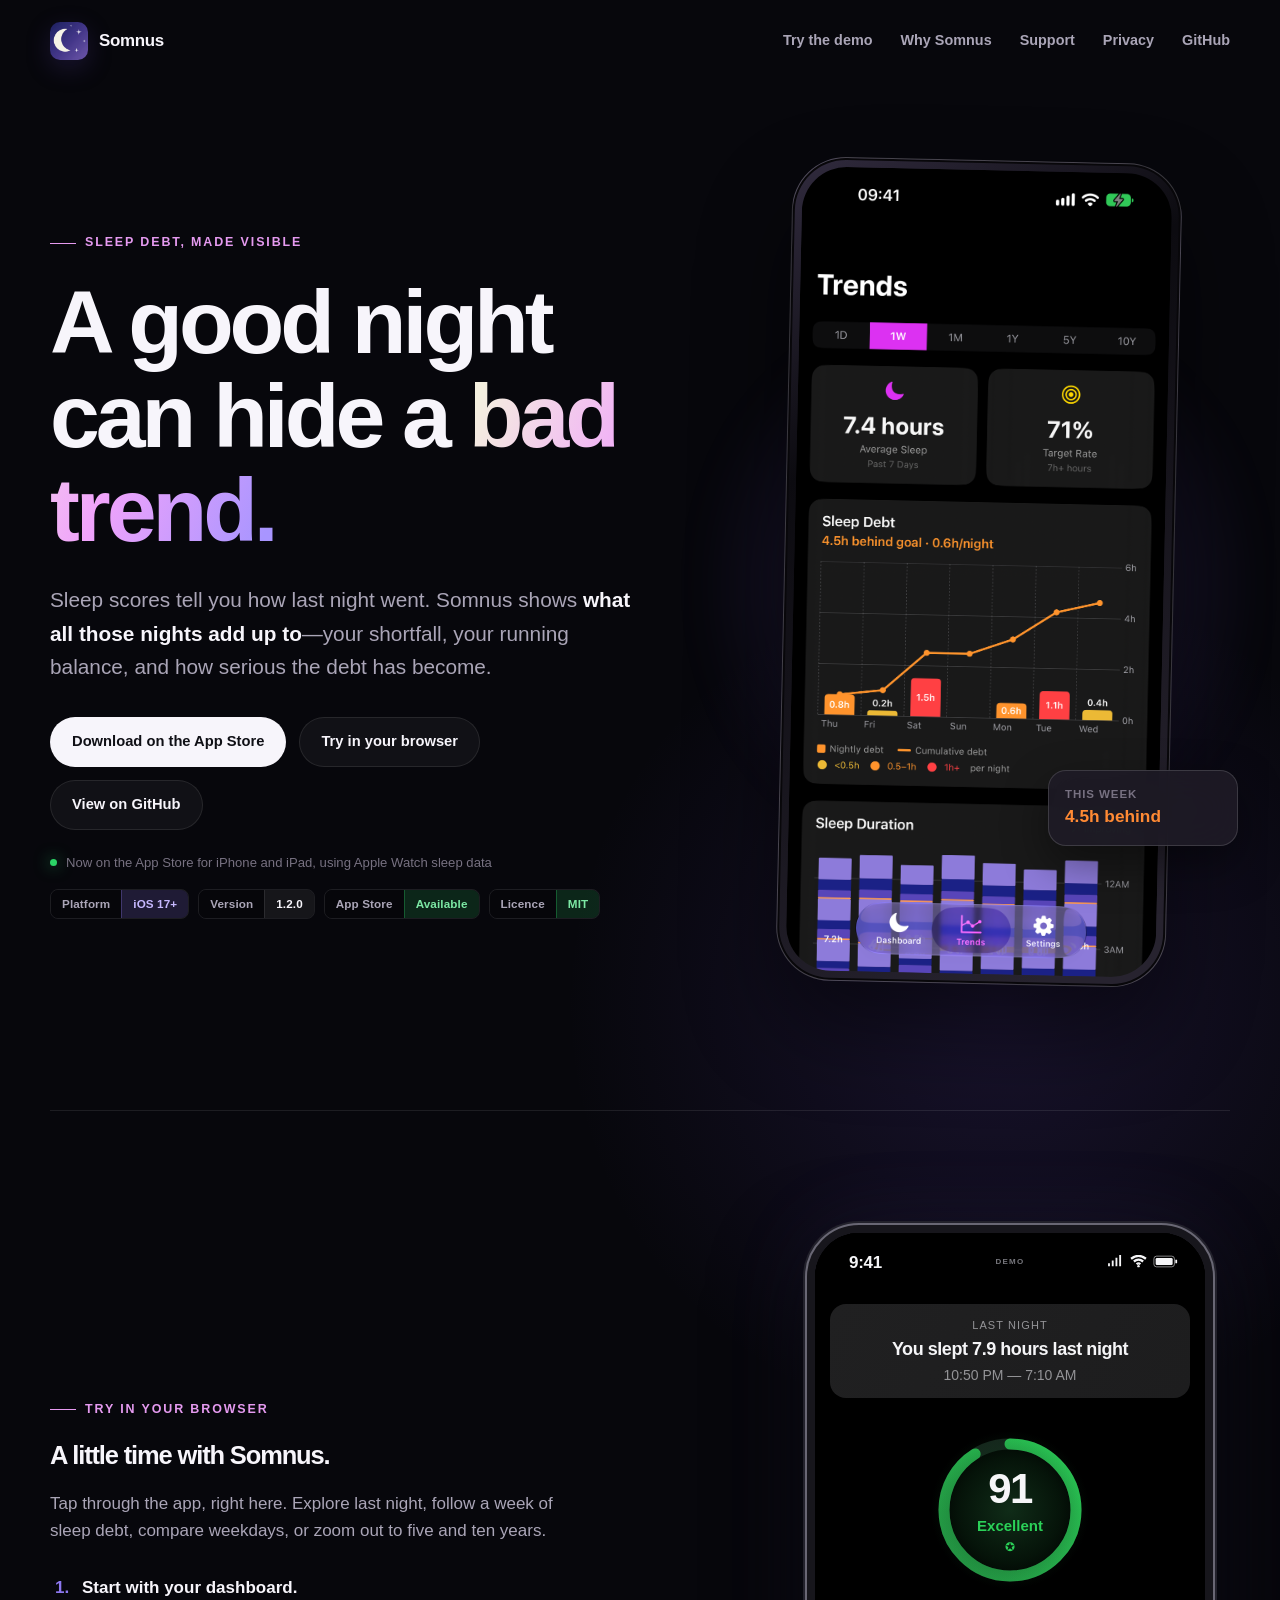
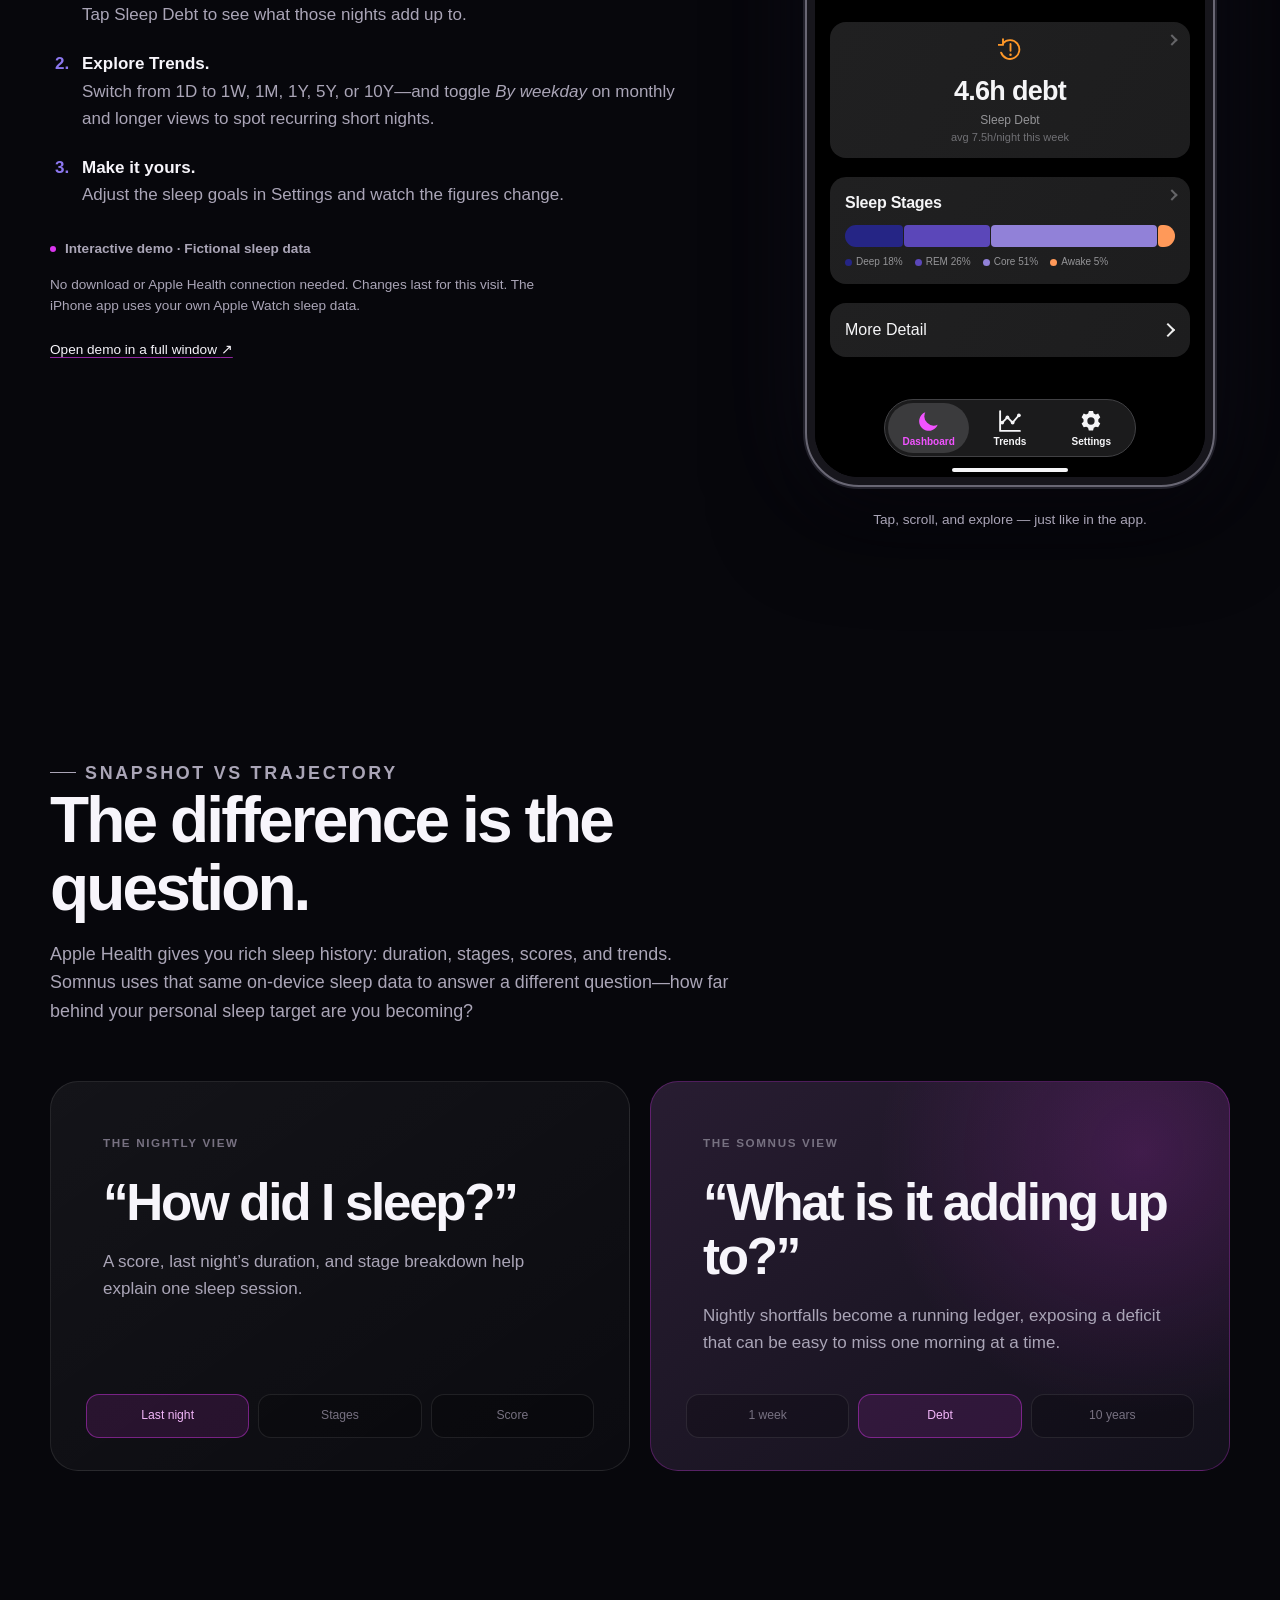
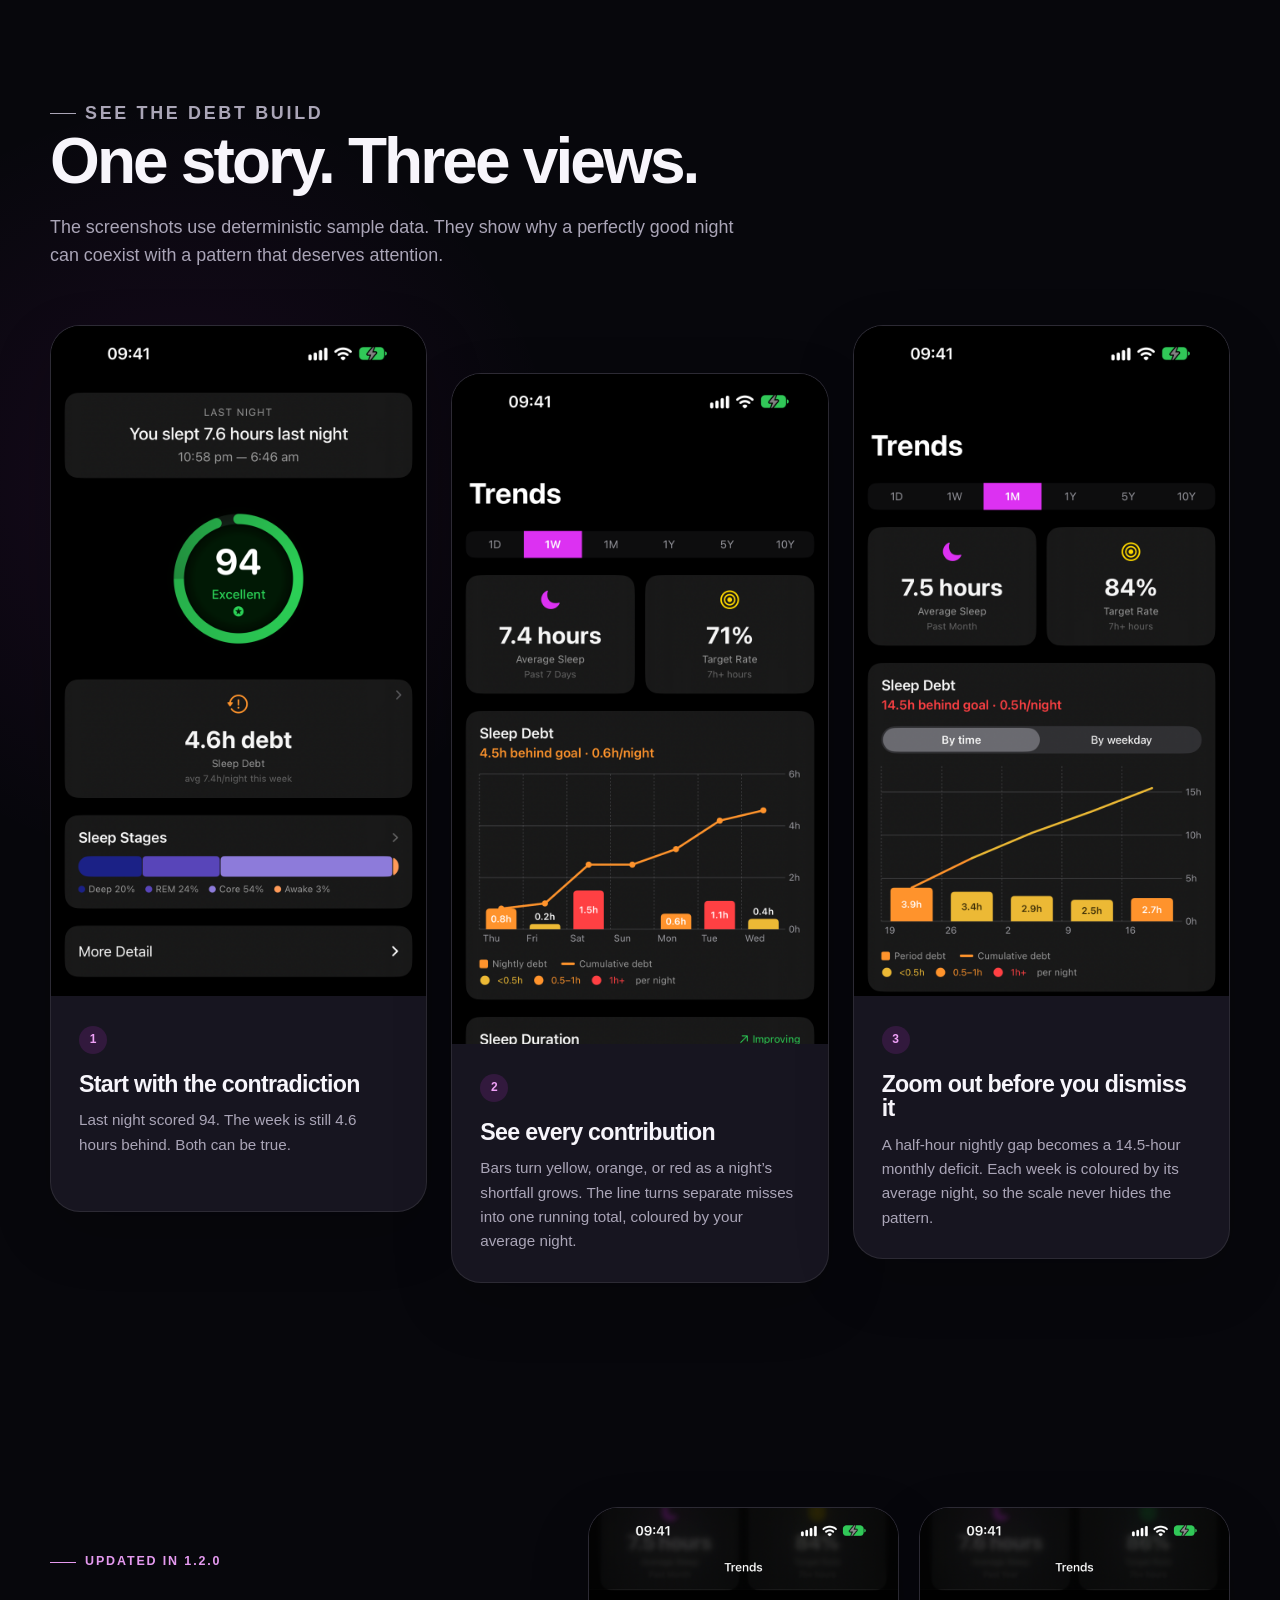
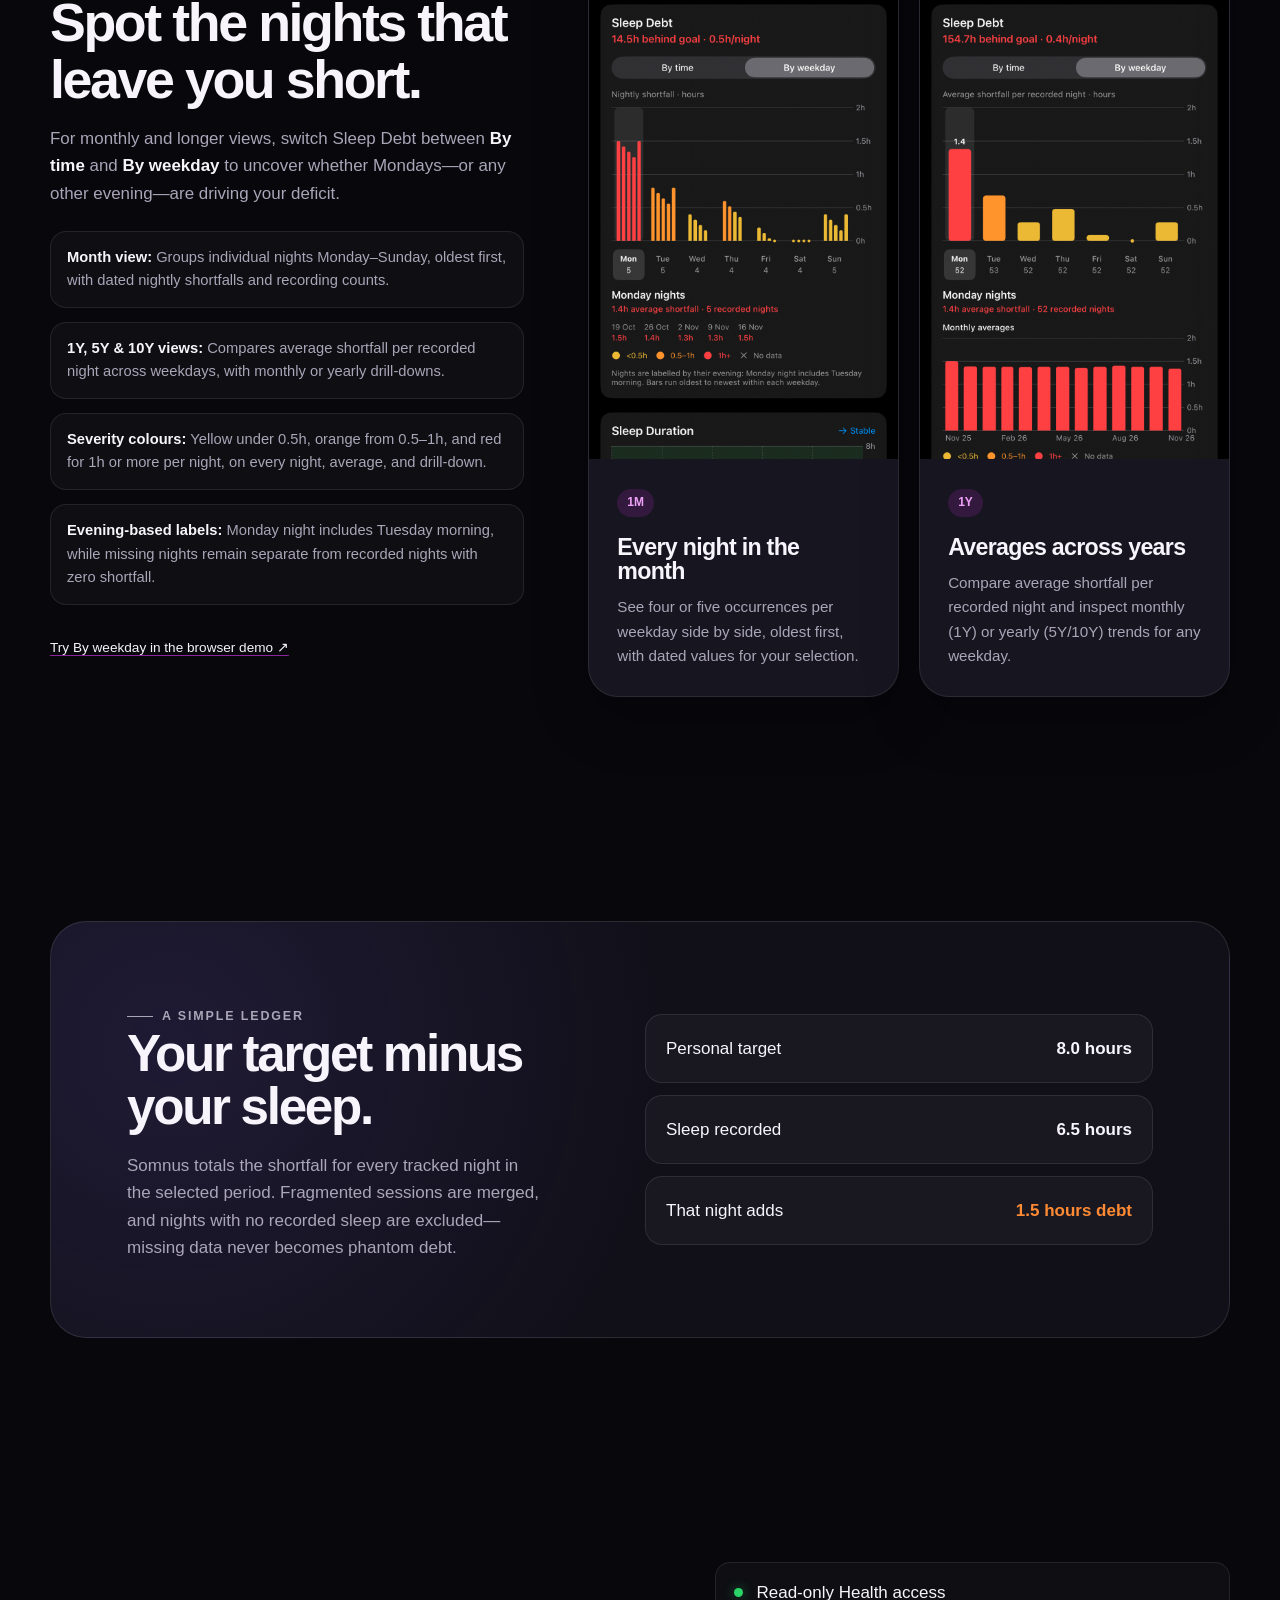
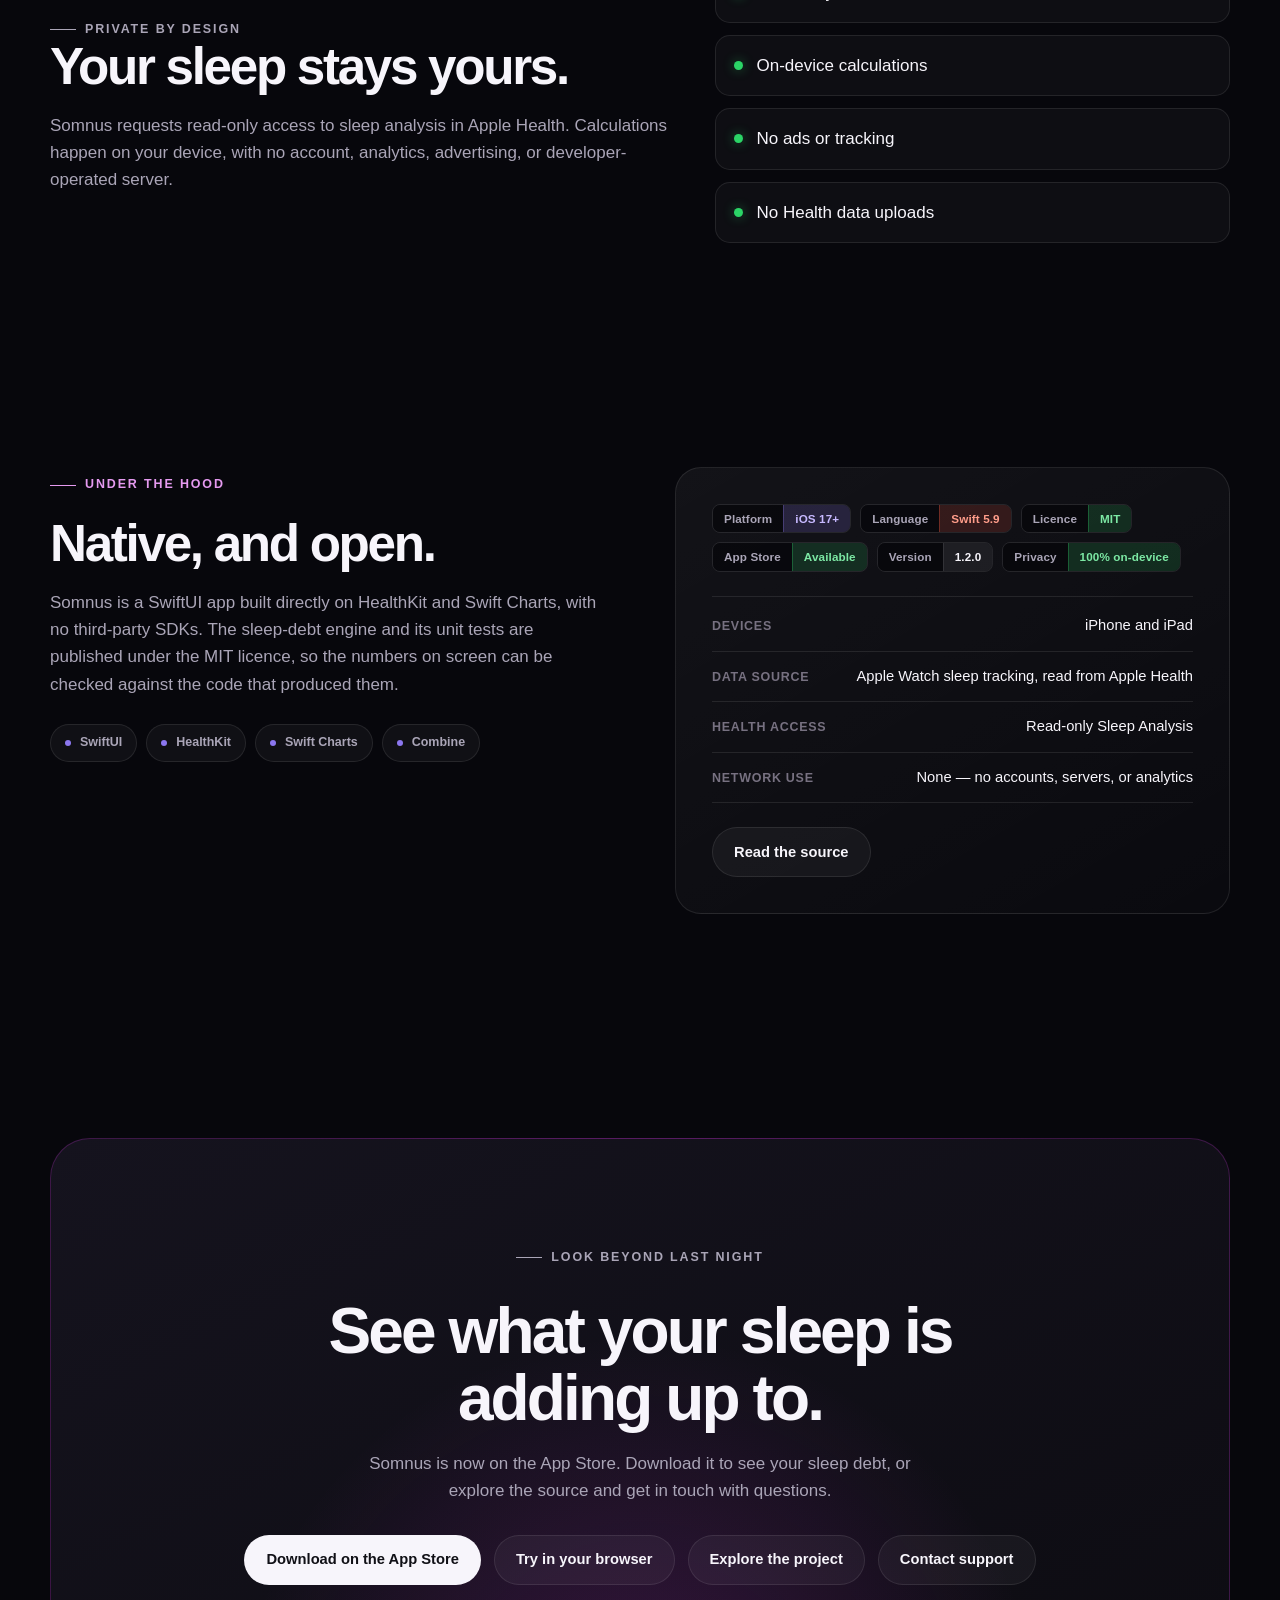
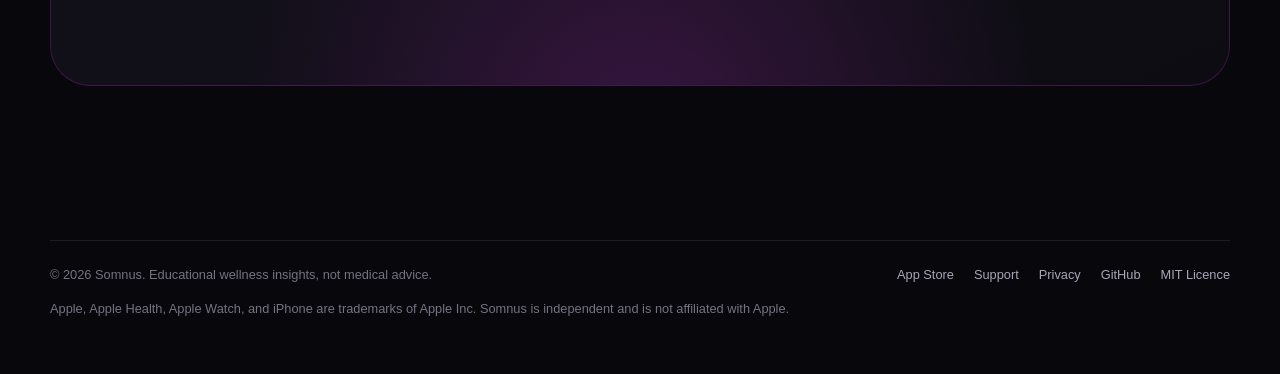
<file: website/index.html>
<!doctype html>
<html lang="en-GB">
<head>
  <meta charset="utf-8">
  <meta name="viewport" content="width=device-width, initial-scale=1">
  <meta name="theme-color" content="#07070c">
  <meta name="description" content="Somnus turns Apple Watch sleep data into a running view of sleep debt, so you can see how far behind your target you have fallen and where the trend is heading.">
  <meta property="og:title" content="Somnus — See what your sleep adds up to">
  <meta property="og:description" content="A debt-first view of your Apple Watch sleep data, from last night to the last ten years.">
  <meta property="og:type" content="website">
  <meta property="og:url" content="https://emrahman.github.io/Somnus/">
  <meta property="og:image" content="https://emrahman.github.io/Somnus/assets/app-icon.png">
  <link rel="canonical" href="https://emrahman.github.io/Somnus/">
  <title>Somnus — Sleep debt, made visible</title>
  <link rel="icon" href="assets/app-icon.png">
  <link rel="stylesheet" href="styles.css">
</head>
<body>
  <a class="skip-link" href="#main">Skip to content</a>

  <header class="site-header">
    <nav class="nav container" aria-label="Primary navigation">
      <a class="brand" href="./" aria-label="Somnus home">
        <img src="assets/app-icon.png" width="38" height="38" alt="">
        <span>Somnus</span>
      </a>
      <div class="nav-links">
        <a href="#demo">Try the demo</a>
        <a href="#difference">Why Somnus</a>
        <a href="support.html">Support</a>
        <a href="privacy.html">Privacy</a>
        <a href="https://github.com/EMRahman/Somnus">GitHub</a>
      </div>
    </nav>
  </header>

  <main id="main">
    <section class="hero container">
      <div class="hero-copy-wrap">
        <p class="eyebrow">Sleep debt, made visible</p>
        <h1>A good night can hide a <span class="gradient-text">bad trend.</span></h1>
        <p class="hero-copy">Sleep scores tell you how last night went. Somnus shows <strong>what all those nights add up to</strong>—your shortfall, your running balance, and how serious the debt has become.</p>
        <div class="actions">
          <a class="button" href="https://apps.apple.com/app/id6812648966">Download on the App Store</a>
          <a class="button secondary" href="#demo">Try in your browser</a>
          <a class="button secondary" href="https://github.com/EMRahman/Somnus">View on GitHub</a>
        </div>
        <p class="availability">Now on the App Store for iPhone and iPad, using Apple Watch sleep data</p>
        <ul class="badge-row hero-badges" aria-label="App details">
          <li class="badge"><span class="badge-key">Platform</span><span class="badge-value is-purple">iOS 17+</span></li>
          <li class="badge"><span class="badge-key">Version</span><span class="badge-value">1.2.0</span></li>
          <li class="badge"><span class="badge-key">App Store</span><span class="badge-value is-green">Available</span></li>
          <li class="badge"><span class="badge-key">Licence</span><span class="badge-value is-green">MIT</span></li>
        </ul>
      </div>

      <div class="hero-visual" aria-label="Somnus weekly Trends screen showing nightly sleep-debt bars and a cumulative-debt line reaching 4.5 hours">
        <div class="phone-shell">
          <img src="assets/somnus-debt-week.png" width="900" height="1955" alt="Somnus weekly Trends screen: 4.5 hours behind goal, 0.6 hours per night, with nightly sleep-debt bars and a rising cumulative-debt line.">
        </div>
        <div class="floating-note" aria-hidden="true">
          <span>This week</span>
          <strong>4.5h behind</strong>
        </div>
      </div>
    </section>

    <section class="section container browser-demo" id="demo" aria-labelledby="demo-title">
      <div class="demo-introduction">
        <p class="eyebrow">Try in your browser</p>
        <h2 id="demo-title">A little time with Somnus.</h2>
        <p>Tap through the app, right here. Explore last night, follow a week of sleep debt, compare weekdays, or zoom out to five and ten years.</p>
        <ol class="demo-instructions">
          <li><strong>Start with your dashboard.</strong> Tap Sleep Debt to see what those nights add up to.</li>
          <li><strong>Explore Trends.</strong> Switch from 1D to 1W, 1M, 1Y, 5Y, or 10Y—and toggle <em>By weekday</em> on monthly and longer views to spot recurring short nights.</li>
          <li><strong>Make it yours.</strong> Adjust the sleep goals in Settings and watch the figures change.</li>
        </ol>
        <p class="demo-disclaimer"><span class="demo-sample-dot" aria-hidden="true"></span>Interactive demo · Fictional sleep data</p>
        <p class="demo-footnote">No download or Apple Health connection needed. Changes last for this visit. The iPhone app uses your own Apple Watch sleep data.</p>
        <a class="demo-open-link" href="demo-window.html">Open demo in a full window <span aria-hidden="true">↗</span></a>
      </div>
      <div class="demo-device-wrap">
        <div class="demo-device">
          <iframe src="demo.html" title="Interactive Somnus iPhone demo with fictional sleep data" loading="lazy"></iframe>
        </div>
        <p class="demo-device-caption">Tap, scroll, and explore — just like in the app.</p>
      </div>
    </section>

    <section class="section container" id="difference">
      <div class="section-heading">
        <p class="eyebrow">Snapshot vs trajectory</p>
        <h2>The difference is the question.</h2>
        <p>Apple Health gives you rich sleep history: duration, stages, scores, and trends. Somnus uses that same on-device sleep data to answer a different question—how far behind your personal sleep target are you becoming?</p>
      </div>

      <div class="contrast-grid">
        <article class="contrast-card">
          <p class="card-label">The nightly view</p>
          <h3>“How did I sleep?”</h3>
          <p>A score, last night’s duration, and stage breakdown help explain one sleep session.</p>
          <div class="metric-row" aria-hidden="true">
            <span class="metric-pill active">Last night</span>
            <span class="metric-pill">Stages</span>
            <span class="metric-pill">Score</span>
          </div>
        </article>

        <article class="contrast-card accent">
          <p class="card-label">The Somnus view</p>
          <h3>“What is it adding up to?”</h3>
          <p>Nightly shortfalls become a running ledger, exposing a deficit that can be easy to miss one morning at a time.</p>
          <div class="metric-row" aria-hidden="true">
            <span class="metric-pill">1 week</span>
            <span class="metric-pill active">Debt</span>
            <span class="metric-pill">10 years</span>
          </div>
        </article>
      </div>
    </section>

    <section class="section container" id="see-it">
      <div class="section-heading">
        <p class="eyebrow">See the debt build</p>
        <h2>One story. Three views.</h2>
        <p>The screenshots use deterministic sample data. They show why a perfectly good night can coexist with a pattern that deserves attention.</p>
      </div>

      <div class="story-grid">
        <article class="story-card">
          <div class="story-image">
            <img src="assets/somnus-dashboard.png" width="900" height="1955" loading="lazy" alt="Somnus dashboard with a 94 Excellent score and 4.6 hours debt.">
          </div>
          <div class="story-copy">
            <span class="story-number">1</span>
            <h3>Start with the contradiction</h3>
            <p>Last night scored 94. The week is still 4.6 hours behind. Both can be true.</p>
          </div>
        </article>

        <article class="story-card">
          <div class="story-image">
            <img src="assets/somnus-debt-week.png" width="900" height="1955" loading="lazy" alt="Somnus weekly Trends screen with colour-coded nightly sleep-debt bars and a cumulative-debt line reaching 4.5 hours.">
          </div>
          <div class="story-copy">
            <span class="story-number">2</span>
            <h3>See every contribution</h3>
            <p>Bars turn yellow, orange, or red as a night’s shortfall grows. The line turns separate misses into one running total, coloured by your average night.</p>
          </div>
        </article>

        <article class="story-card">
          <div class="story-image">
            <img src="assets/somnus-debt-month.png" width="900" height="1955" loading="lazy" alt="Somnus monthly Trends screen showing 14.5 hours behind the sleep goal, colour-coded weekly debt bars, and a cumulative debt line.">
          </div>
          <div class="story-copy">
            <span class="story-number">3</span>
            <h3>Zoom out before you dismiss it</h3>
            <p>A half-hour nightly gap becomes a 14.5-hour monthly deficit. Each week is coloured by its average night, so the scale never hides the pattern.</p>
          </div>
        </article>
      </div>
    </section>

    <section class="section container" id="weekday-debt" aria-labelledby="weekday-debt-title">
      <div class="weekday-layout">
        <div class="weekday-copy">
          <p class="eyebrow">Updated in 1.2.0</p>
          <h2 id="weekday-debt-title">Spot the nights that leave you short.</h2>
          <p>For monthly and longer views, switch Sleep Debt between <strong>By time</strong> and <strong>By weekday</strong> to uncover whether Mondays—or any other evening—are driving your deficit.</p>
          <ul class="weekday-points">
            <li><strong>Month view:</strong> Groups individual nights Monday–Sunday, oldest first, with dated nightly shortfalls and recording counts.</li>
            <li><strong>1Y, 5Y &amp; 10Y views:</strong> Compares average shortfall per recorded night across weekdays, with monthly or yearly drill-downs.</li>
            <li><strong>Severity colours:</strong> Yellow under 0.5h, orange from 0.5–1h, and red for 1h or more per night, on every night, average, and drill-down.</li>
            <li><strong>Evening-based labels:</strong> Monday night includes Tuesday morning, while missing nights remain separate from recorded nights with zero shortfall.</li>
          </ul>
          <a class="demo-open-link" href="#demo">Try By weekday in the browser demo <span aria-hidden="true">↗</span></a>
        </div>

        <div class="weekday-cards">
          <article class="story-card">
            <div class="story-image">
              <img src="assets/somnus-weekday-month.png" width="900" height="1955" loading="lazy" alt="Somnus 1M Trends screen switched to By weekday, showing colour-coded Monday through Sunday shortfall bars and five dated Monday nights.">
            </div>
            <div class="story-copy">
              <span class="story-number">1M</span>
              <h3>Every night in the month</h3>
              <p>See four or five occurrences per weekday side by side, oldest first, with dated values for your selection.</p>
            </div>
          </article>

          <article class="story-card">
            <div class="story-image">
              <img src="assets/somnus-weekday-year.png" width="900" height="1955" loading="lazy" alt="Somnus 1Y Trends screen switched to By weekday, showing colour-coded average shortfall per recorded night across weekdays and monthly averages for Monday nights.">
            </div>
            <div class="story-copy">
              <span class="story-number">1Y</span>
              <h3>Averages across years</h3>
              <p>Compare average shortfall per recorded night and inspect monthly (1Y) or yearly (5Y/10Y) trends for any weekday.</p>
            </div>
          </article>
        </div>
      </div>
    </section>

    <section class="section container">
      <div class="formula">
        <div>
          <p class="eyebrow">A simple ledger</p>
          <h2>Your target minus your sleep.</h2>
          <p>Somnus totals the shortfall for every tracked night in the selected period. Fragmented sessions are merged, and nights with no recorded sleep are excluded—missing data never becomes phantom debt.</p>
        </div>
        <div class="equation" aria-label="Example sleep debt calculation">
          <div class="equation-row">
            <span>Personal target</span>
            <strong>8.0 hours</strong>
          </div>
          <div class="equation-row">
            <span>Sleep recorded</span>
            <strong>6.5 hours</strong>
          </div>
          <div class="equation-row">
            <span>That night adds</span>
            <strong class="debt">1.5 hours debt</strong>
          </div>
        </div>
      </div>
    </section>

    <section class="section container">
      <div class="privacy-strip">
        <div>
          <p class="eyebrow">Private by design</p>
          <h2>Your sleep stays yours.</h2>
          <p>Somnus requests read-only access to sleep analysis in Apple Health. Calculations happen on your device, with no account, analytics, advertising, or developer-operated server.</p>
        </div>
        <div class="privacy-points" aria-label="Privacy highlights">
          <div class="privacy-point">Read-only Health access</div>
          <div class="privacy-point">On-device calculations</div>
          <div class="privacy-point">No ads or tracking</div>
          <div class="privacy-point">No Health data uploads</div>
        </div>
      </div>
    </section>

    <section class="section container" id="under-the-hood">
      <div class="spec-strip">
        <div>
          <p class="eyebrow">Under the hood</p>
          <h2>Native, and open.</h2>
          <p>Somnus is a SwiftUI app built directly on HealthKit and Swift Charts, with no third-party SDKs. The sleep-debt engine and its unit tests are published under the MIT licence, so the numbers on screen can be checked against the code that produced them.</p>
          <ul class="chip-row" aria-label="Frameworks used">
            <li class="chip">SwiftUI</li>
            <li class="chip">HealthKit</li>
            <li class="chip">Swift Charts</li>
            <li class="chip">Combine</li>
          </ul>
        </div>

        <div class="spec-panel">
          <ul class="badge-row" aria-label="Project details">
            <li class="badge"><span class="badge-key">Platform</span><span class="badge-value is-purple">iOS 17+</span></li>
            <li class="badge"><span class="badge-key">Language</span><span class="badge-value is-swift">Swift 5.9</span></li>
            <li class="badge"><span class="badge-key">Licence</span><span class="badge-value is-green">MIT</span></li>
            <li class="badge"><span class="badge-key">App Store</span><span class="badge-value is-green">Available</span></li>
            <li class="badge"><span class="badge-key">Version</span><span class="badge-value">1.2.0</span></li>
            <li class="badge"><span class="badge-key">Privacy</span><span class="badge-value is-green">100% on-device</span></li>
          </ul>

          <dl class="spec-list">
            <div>
              <dt>Devices</dt>
              <dd>iPhone and iPad</dd>
            </div>
            <div>
              <dt>Data source</dt>
              <dd>Apple Watch sleep tracking, read from Apple Health</dd>
            </div>
            <div>
              <dt>Health access</dt>
              <dd>Read-only Sleep Analysis</dd>
            </div>
            <div>
              <dt>Network use</dt>
              <dd>None — no accounts, servers, or analytics</dd>
            </div>
          </dl>

          <a class="button secondary" href="https://github.com/EMRahman/Somnus">Read the source</a>
        </div>
      </div>
    </section>

    <section class="section container">
      <div class="cta">
        <p class="eyebrow">Look beyond last night</p>
        <h2>See what your sleep is adding up to.</h2>
        <p>Somnus is now on the App Store. Download it to see your sleep debt, or explore the source and get in touch with questions.</p>
        <div class="actions" style="justify-content: center">
          <a class="button" href="https://apps.apple.com/app/id6812648966">Download on the App Store</a>
          <a class="button secondary" href="#demo">Try in your browser</a>
          <a class="button secondary" href="https://github.com/EMRahman/Somnus">Explore the project</a>
          <a class="button secondary" href="support.html">Contact support</a>
        </div>
      </div>
    </section>
  </main>

  <footer class="site-footer">
    <div class="footer-row container">
      <div>© 2026 Somnus. Educational wellness insights, not medical advice.</div>
      <div class="footer-links">
        <a href="https://apps.apple.com/app/id6812648966">App Store</a>
        <a href="support.html">Support</a>
        <a href="privacy.html">Privacy</a>
        <a href="https://github.com/EMRahman/Somnus">GitHub</a>
        <a href="https://github.com/EMRahman/Somnus/blob/main/LICENSE">MIT Licence</a>
      </div>
    </div>
    <div class="container" style="margin-top: 14px">Apple, Apple Health, Apple Watch, and iPhone are trademarks of Apple Inc. Somnus is independent and is not affiliated with Apple.</div>
  </footer>
</body>
</html>
</file>
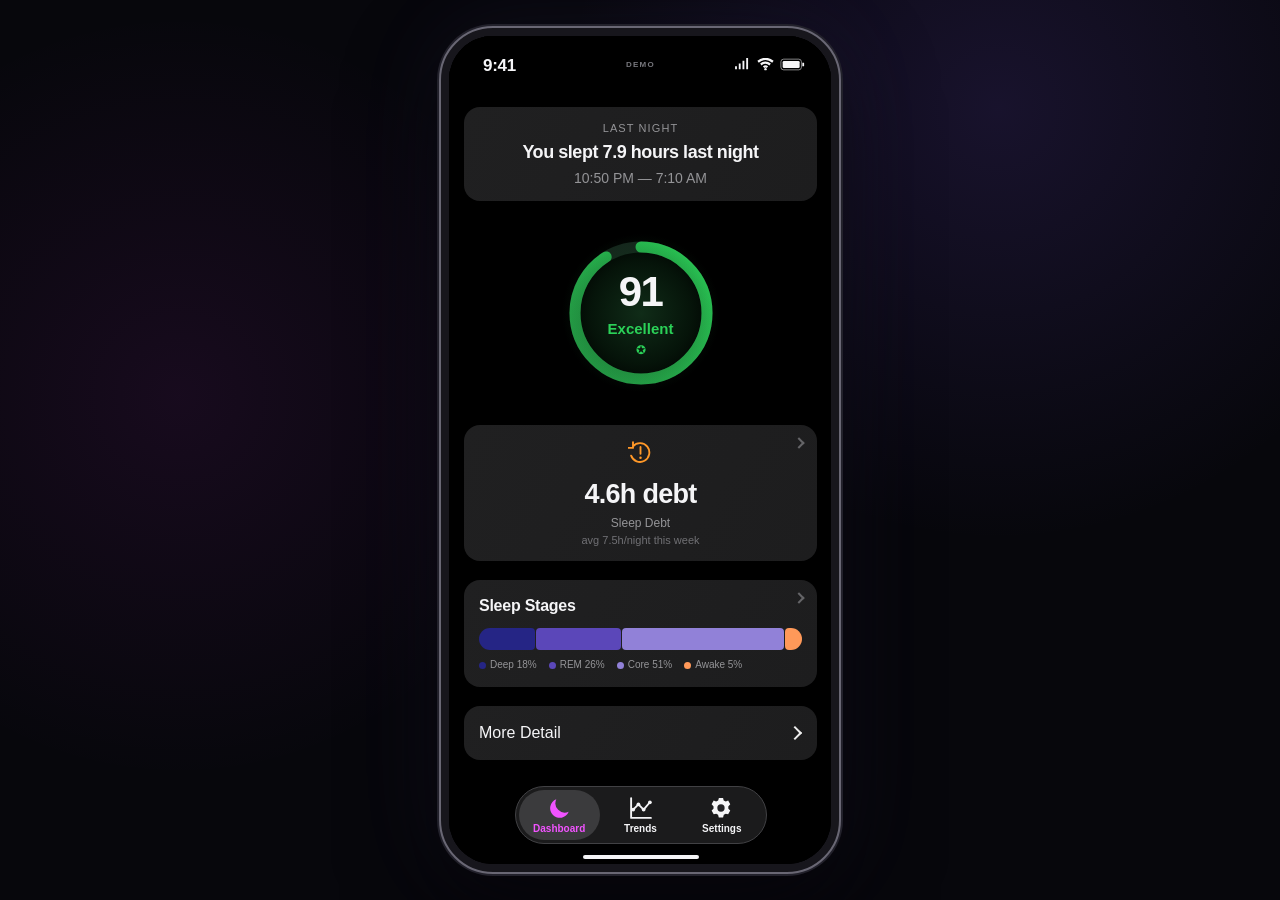
<file: website/demo-window.html>
<!doctype html>
<html lang="en-GB">
<head>
  <meta charset="utf-8">
  <meta name="viewport" content="width=device-width, initial-scale=1">
  <meta name="theme-color" content="#07070c">
  <title>Try Somnus — Interactive iPhone demo</title>
  <link rel="icon" href="assets/app-icon.png">
  <link rel="stylesheet" href="styles.css">
</head>
<body class="standalone-demo">
  <main class="demo-device" aria-label="Somnus iPhone demo with fictional sleep data">
    <iframe src="demo.html" title="Interactive Somnus iPhone demo with fictional sleep data"></iframe>
  </main>
</body>
</html>
</file>
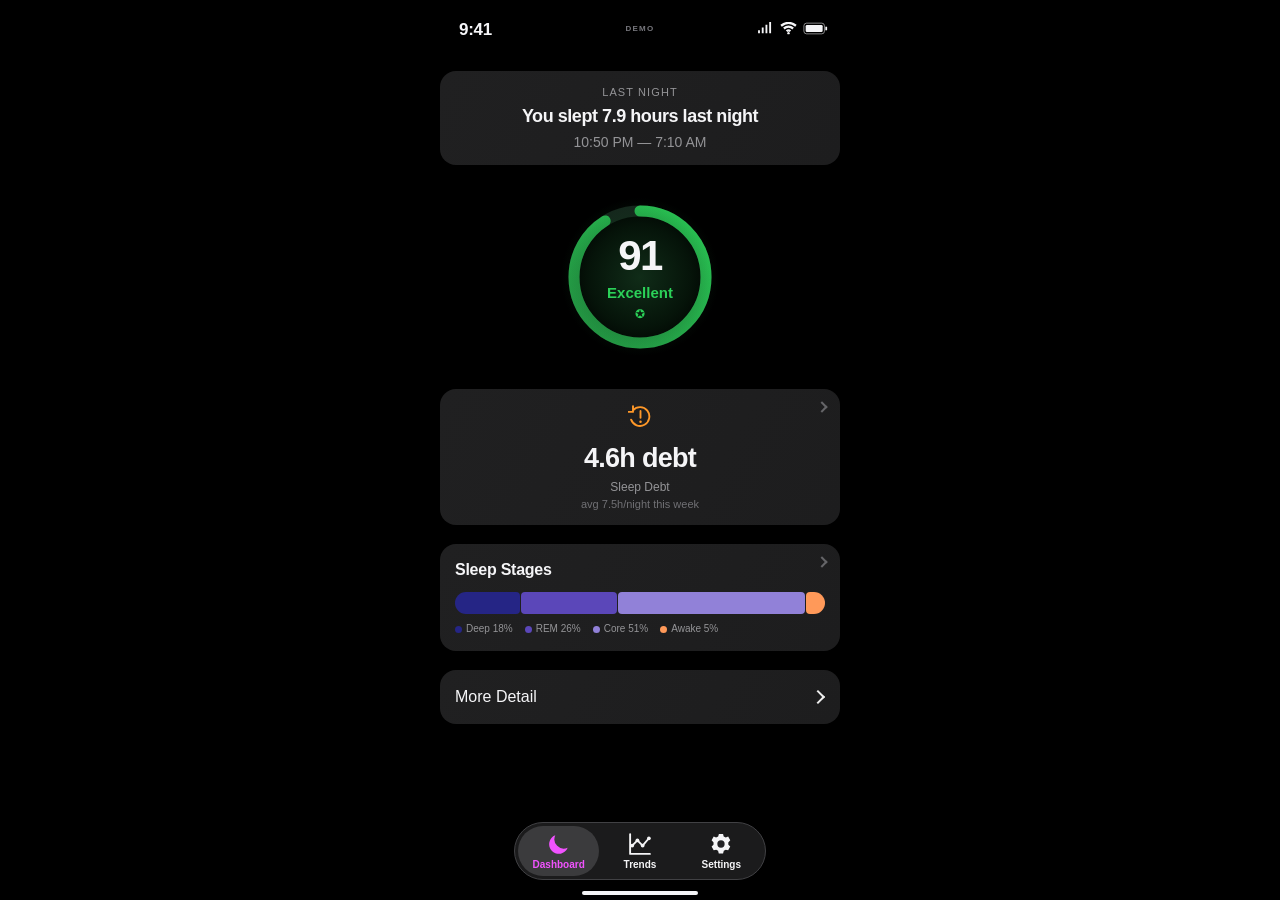
<file: website/demo.html>
<!doctype html>
<html lang="en">
<head>
  <meta charset="utf-8">
  <meta name="viewport" content="width=device-width, initial-scale=1">
  <meta name="color-scheme" content="dark">
  <title>Somnus interactive demo</title>
  <link rel="stylesheet" href="demo.css">
  <script src="demo-data.js" defer></script>
  <script src="demo.js" defer></script>
</head>
<body>
  <div class="app">
    <header class="status-bar" aria-label="iPhone status bar, 9:41 AM">
      <span class="status-time">9:41</span>
      <span class="status-demo" aria-label="Fictional demo data">DEMO</span>
      <span class="status-icons" aria-hidden="true"><svg viewBox="0 0 18 14"><path d="M1 12V9h2v3zm4 0V6h2v6zm4 0V3h2v9zm4 0V0h2v12z" fill="currentColor"/></svg><svg viewBox="0 0 18 14"><path d="M1 4Q9-2 17 4M4 7q5-4 10 0M7 10q2-2 4 0" fill="none" stroke="currentColor" stroke-width="2.5"/><circle cx="9" cy="12" r="1.3" fill="currentColor"/></svg><svg class="battery" viewBox="0 0 28 14"><rect x="1" y="1" width="23" height="12" rx="3" fill="none" stroke="currentColor" opacity=".6"/><rect x="3" y="3" width="19" height="8" rx="1.4" fill="currentColor"/><path d="M26 5v4" stroke="currentColor" stroke-width="2"/></svg></span>
    </header>
    <main id="app-content" class="app-content" aria-label="Dashboard" tabindex="-1"></main>
    <nav class="tab-bar" aria-label="Somnus screens">
      <button class="tab active" data-tab="dashboard" aria-current="page"><span data-icon="moon"></span><span>Dashboard</span></button>
      <button class="tab" data-tab="trends"><span data-icon="trends"></span><span>Trends</span></button>
      <button class="tab" data-tab="settings"><span data-icon="settings"></span><span>Settings</span></button>
    </nav>
    <div class="home-indicator" aria-hidden="true"></div>
  </div>
  <dialog id="info-dialog" aria-labelledby="dialog-title"><div class="dialog-heading"><h2 id="dialog-title"></h2><button id="dialog-done">Done</button></div><div id="dialog-body"></div></dialog>
  <noscript><p class="no-script">Enable JavaScript to explore the interactive Somnus demo.</p></noscript>
</body>
</html>
</file>
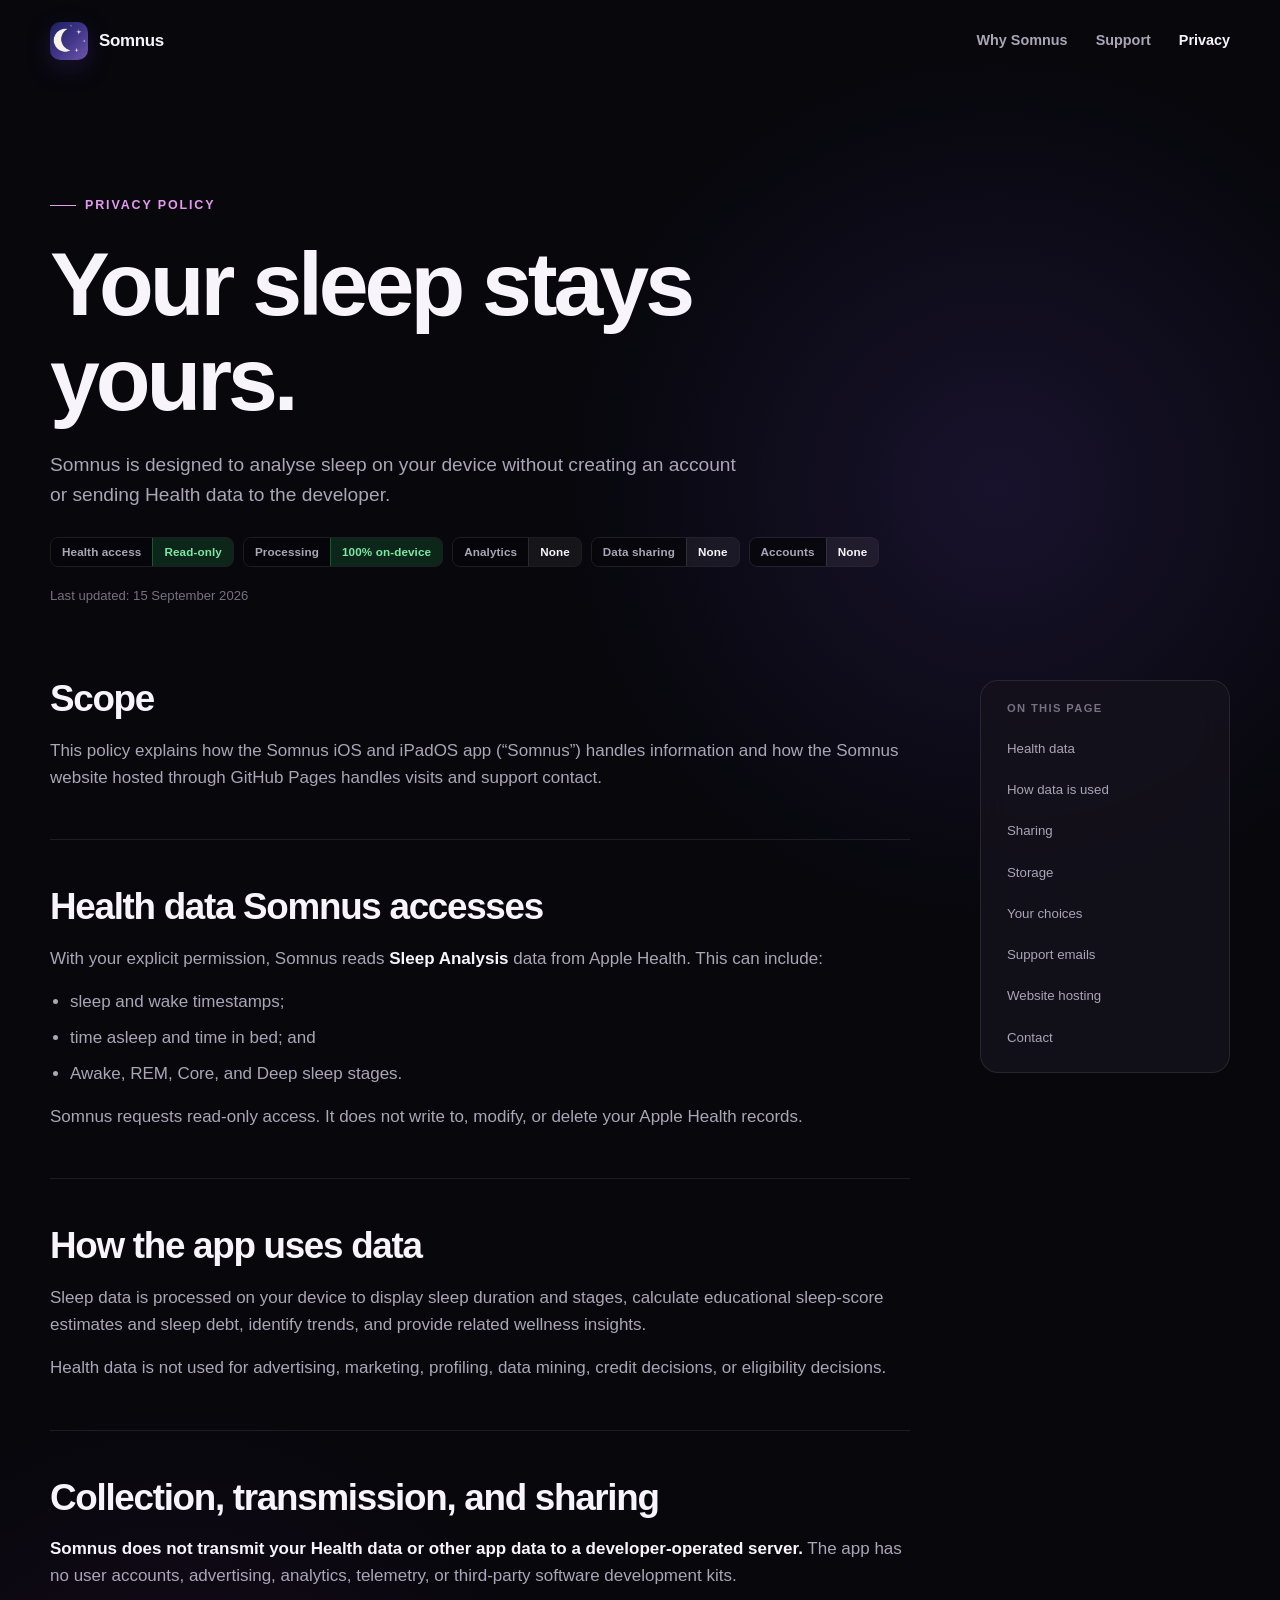
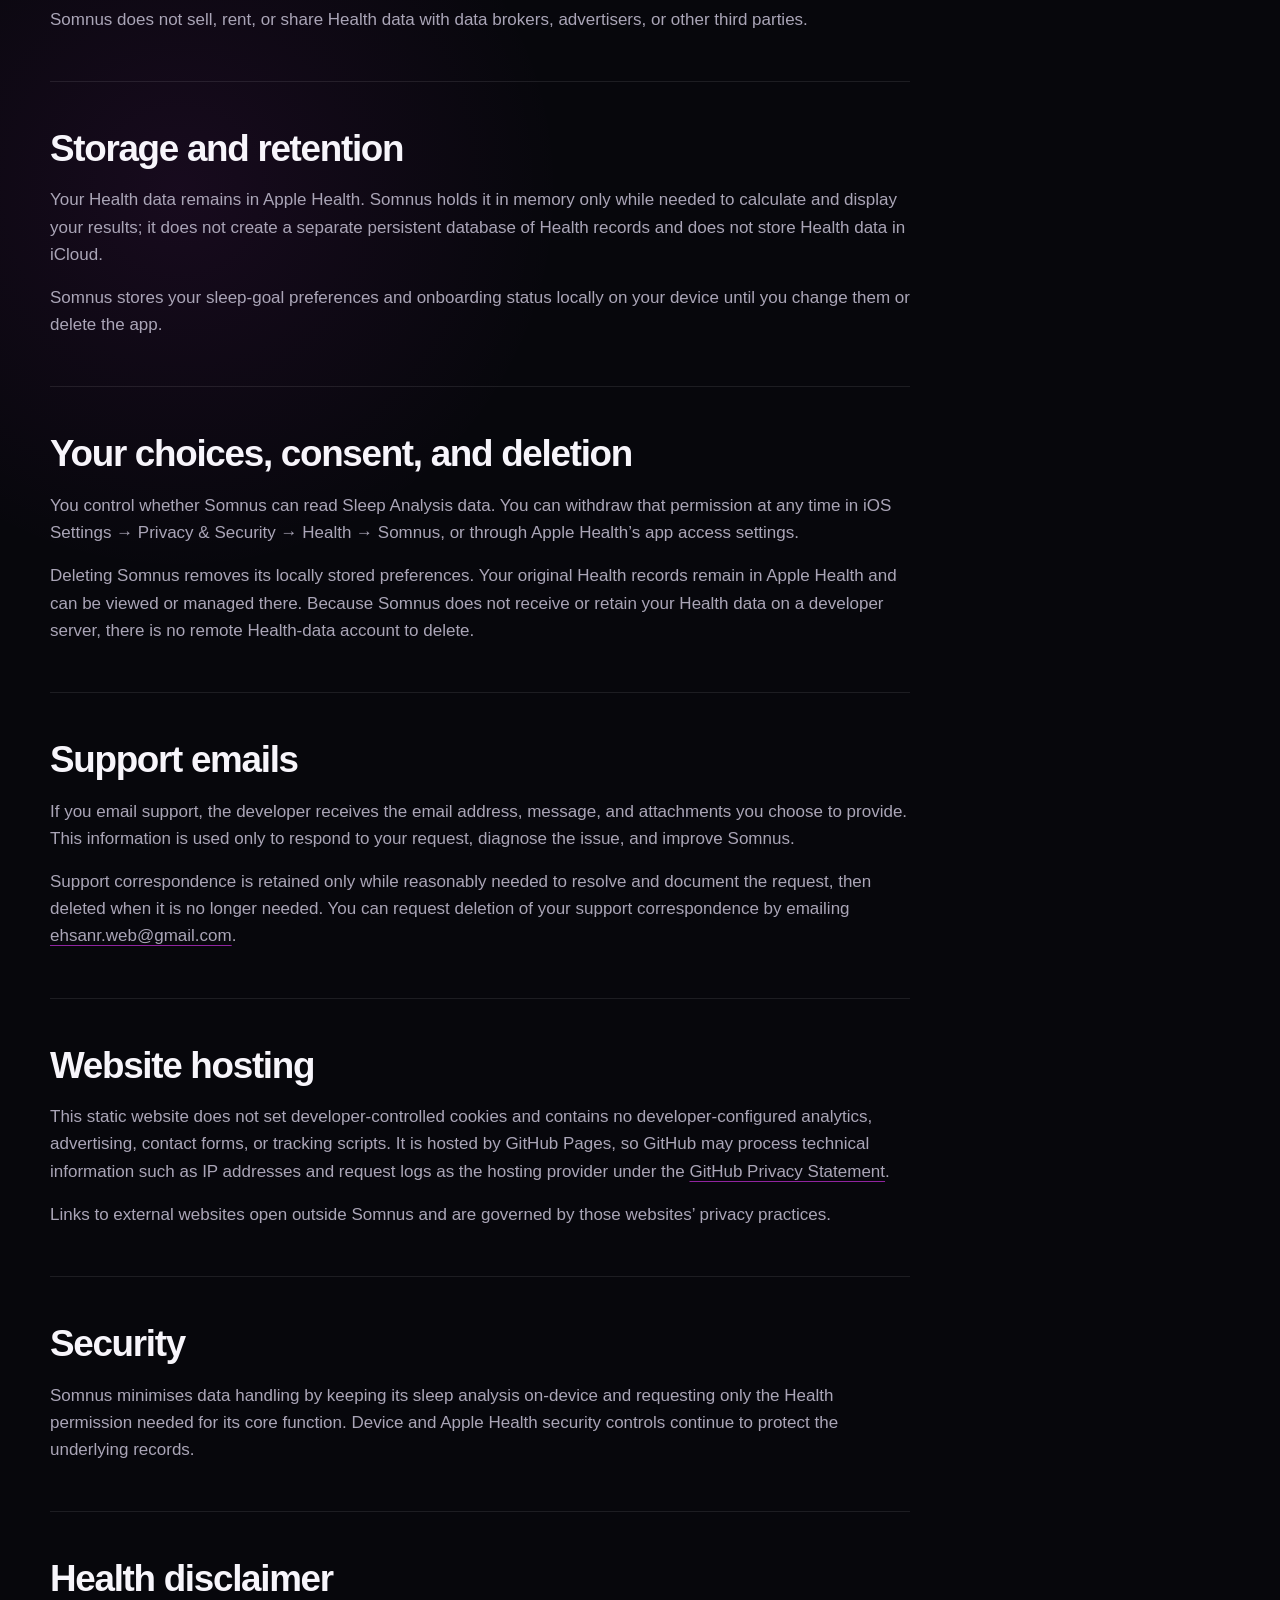
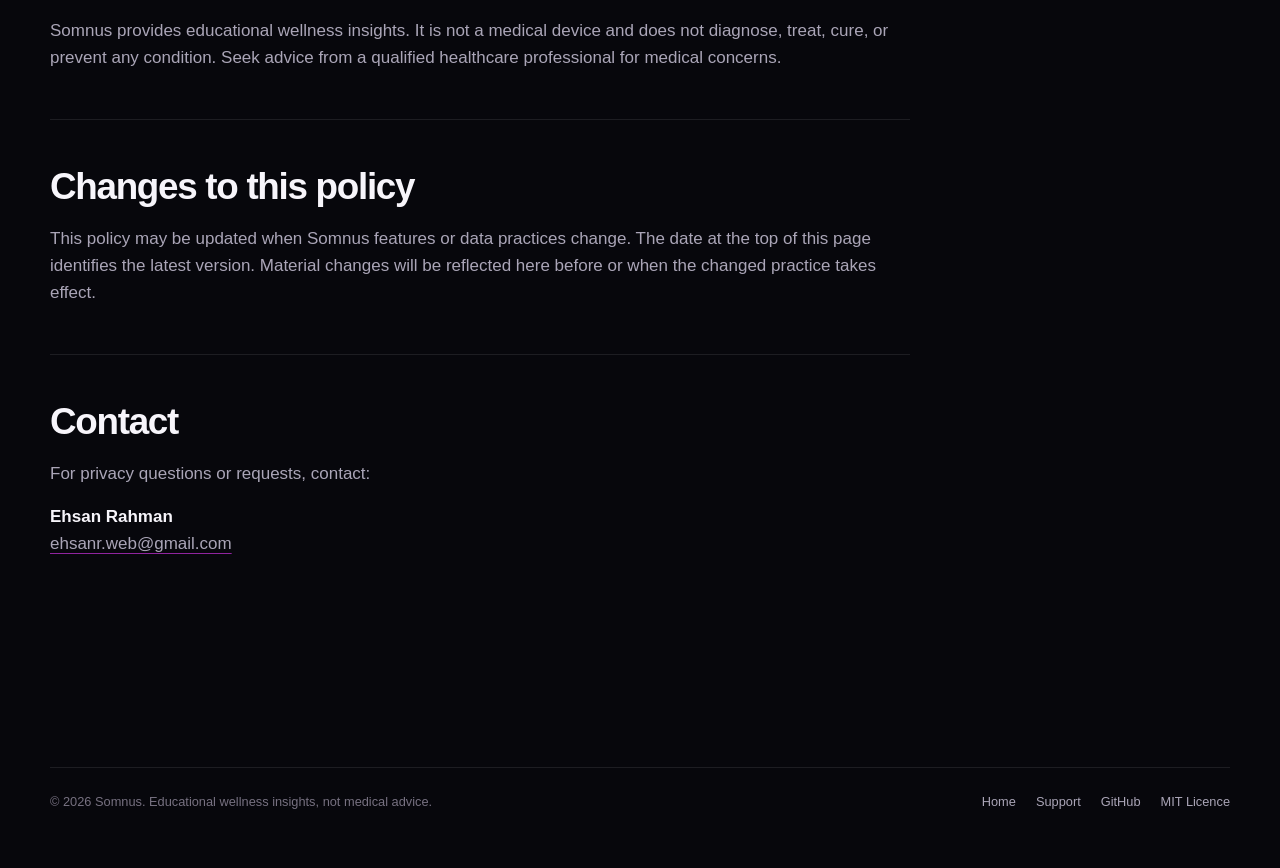
<file: website/privacy.html>
<!doctype html>
<html lang="en-GB">
<head>
  <meta charset="utf-8">
  <meta name="viewport" content="width=device-width, initial-scale=1">
  <meta name="theme-color" content="#07070c">
  <meta name="description" content="Somnus privacy policy: read-only Apple Health access, on-device processing, no analytics, no advertising, and no Health data uploads.">
  <title>Somnus Privacy Policy</title>
  <link rel="icon" href="assets/app-icon.png">
  <link rel="stylesheet" href="styles.css">
</head>
<body>
  <a class="skip-link" href="#main">Skip to content</a>

  <header class="site-header">
    <nav class="nav container" aria-label="Primary navigation">
      <a class="brand" href="./" aria-label="Somnus home">
        <img src="assets/app-icon.png" width="38" height="38" alt="">
        <span>Somnus</span>
      </a>
      <div class="nav-links">
        <a href="./">Why Somnus</a>
        <a href="support.html">Support</a>
        <a href="privacy.html" aria-current="page">Privacy</a>
      </div>
    </nav>
  </header>

  <main id="main" class="container">
    <header class="page-hero">
      <p class="eyebrow">Privacy policy</p>
      <h1>Your sleep stays yours.</h1>
      <p>Somnus is designed to analyse sleep on your device without creating an account or sending Health data to the developer.</p>
      <ul class="badge-row" aria-label="Privacy at a glance">
        <li class="badge"><span class="badge-key">Health access</span><span class="badge-value is-green">Read-only</span></li>
        <li class="badge"><span class="badge-key">Processing</span><span class="badge-value is-green">100% on-device</span></li>
        <li class="badge"><span class="badge-key">Analytics</span><span class="badge-value">None</span></li>
        <li class="badge"><span class="badge-key">Data sharing</span><span class="badge-value">None</span></li>
        <li class="badge"><span class="badge-key">Accounts</span><span class="badge-value">None</span></li>
      </ul>
      <span class="last-updated">Last updated: 15 September 2026</span>
    </header>

    <div class="content-layout">
      <div class="prose">
        <section id="scope">
          <h2>Scope</h2>
          <p>This policy explains how the Somnus iOS and iPadOS app (“Somnus”) handles information and how the Somnus website hosted through GitHub Pages handles visits and support contact.</p>
        </section>

        <section id="health-data">
          <h2>Health data Somnus accesses</h2>
          <p>With your explicit permission, Somnus reads <strong>Sleep Analysis</strong> data from Apple Health. This can include:</p>
          <ul>
            <li>sleep and wake timestamps;</li>
            <li>time asleep and time in bed; and</li>
            <li>Awake, REM, Core, and Deep sleep stages.</li>
          </ul>
          <p>Somnus requests read-only access. It does not write to, modify, or delete your Apple Health records.</p>
        </section>

        <section id="use">
          <h2>How the app uses data</h2>
          <p>Sleep data is processed on your device to display sleep duration and stages, calculate educational sleep-score estimates and sleep debt, identify trends, and provide related wellness insights.</p>
          <p>Health data is not used for advertising, marketing, profiling, data mining, credit decisions, or eligibility decisions.</p>
        </section>

        <section id="collection">
          <h2>Collection, transmission, and sharing</h2>
          <p><strong>Somnus does not transmit your Health data or other app data to a developer-operated server.</strong> The app has no user accounts, advertising, analytics, telemetry, or third-party software development kits.</p>
          <p>Somnus does not sell, rent, or share Health data with data brokers, advertisers, or other third parties.</p>
        </section>

        <section id="storage">
          <h2>Storage and retention</h2>
          <p>Your Health data remains in Apple Health. Somnus holds it in memory only while needed to calculate and display your results; it does not create a separate persistent database of Health records and does not store Health data in iCloud.</p>
          <p>Somnus stores your sleep-goal preferences and onboarding status locally on your device until you change them or delete the app.</p>
        </section>

        <section id="choices">
          <h2>Your choices, consent, and deletion</h2>
          <p>You control whether Somnus can read Sleep Analysis data. You can withdraw that permission at any time in iOS Settings → Privacy &amp; Security → Health → Somnus, or through Apple Health’s app access settings.</p>
          <p>Deleting Somnus removes its locally stored preferences. Your original Health records remain in Apple Health and can be viewed or managed there. Because Somnus does not receive or retain your Health data on a developer server, there is no remote Health-data account to delete.</p>
        </section>

        <section id="support-data">
          <h2>Support emails</h2>
          <p>If you email support, the developer receives the email address, message, and attachments you choose to provide. This information is used only to respond to your request, diagnose the issue, and improve Somnus.</p>
          <p>Support correspondence is retained only while reasonably needed to resolve and document the request, then deleted when it is no longer needed. You can request deletion of your support correspondence by emailing <a href="mailto:ehsanr.web@gmail.com?subject=Somnus%20Privacy%20Request">ehsanr.web@gmail.com</a>.</p>
        </section>

        <section id="website">
          <h2>Website hosting</h2>
          <p>This static website does not set developer-controlled cookies and contains no developer-configured analytics, advertising, contact forms, or tracking scripts. It is hosted by GitHub Pages, so GitHub may process technical information such as IP addresses and request logs as the hosting provider under the <a href="https://docs.github.com/en/site-policy/privacy-policies/github-general-privacy-statement">GitHub Privacy Statement</a>.</p>
          <p>Links to external websites open outside Somnus and are governed by those websites’ privacy practices.</p>
        </section>

        <section id="security">
          <h2>Security</h2>
          <p>Somnus minimises data handling by keeping its sleep analysis on-device and requesting only the Health permission needed for its core function. Device and Apple Health security controls continue to protect the underlying records.</p>
        </section>

        <section id="health-disclaimer">
          <h2>Health disclaimer</h2>
          <p>Somnus provides educational wellness insights. It is not a medical device and does not diagnose, treat, cure, or prevent any condition. Seek advice from a qualified healthcare professional for medical concerns.</p>
        </section>

        <section id="changes">
          <h2>Changes to this policy</h2>
          <p>This policy may be updated when Somnus features or data practices change. The date at the top of this page identifies the latest version. Material changes will be reflected here before or when the changed practice takes effect.</p>
        </section>

        <section id="contact">
          <h2>Contact</h2>
          <p>For privacy questions or requests, contact:</p>
          <p><strong>Ehsan Rahman</strong><br><a href="mailto:ehsanr.web@gmail.com?subject=Somnus%20Privacy">ehsanr.web@gmail.com</a></p>
        </section>
      </div>

      <aside class="side-nav" aria-label="On this page">
        <p>On this page</p>
        <a href="#health-data">Health data</a>
        <a href="#use">How data is used</a>
        <a href="#collection">Sharing</a>
        <a href="#storage">Storage</a>
        <a href="#choices">Your choices</a>
        <a href="#support-data">Support emails</a>
        <a href="#website">Website hosting</a>
        <a href="#contact">Contact</a>
      </aside>
    </div>
  </main>

  <footer class="site-footer">
    <div class="footer-row container">
      <div>© 2026 Somnus. Educational wellness insights, not medical advice.</div>
      <div class="footer-links">
        <a href="./">Home</a>
        <a href="support.html">Support</a>
        <a href="https://github.com/EMRahman/Somnus">GitHub</a>
        <a href="https://github.com/EMRahman/Somnus/blob/main/LICENSE">MIT Licence</a>
      </div>
    </div>
  </footer>
</body>
</html>
</file>
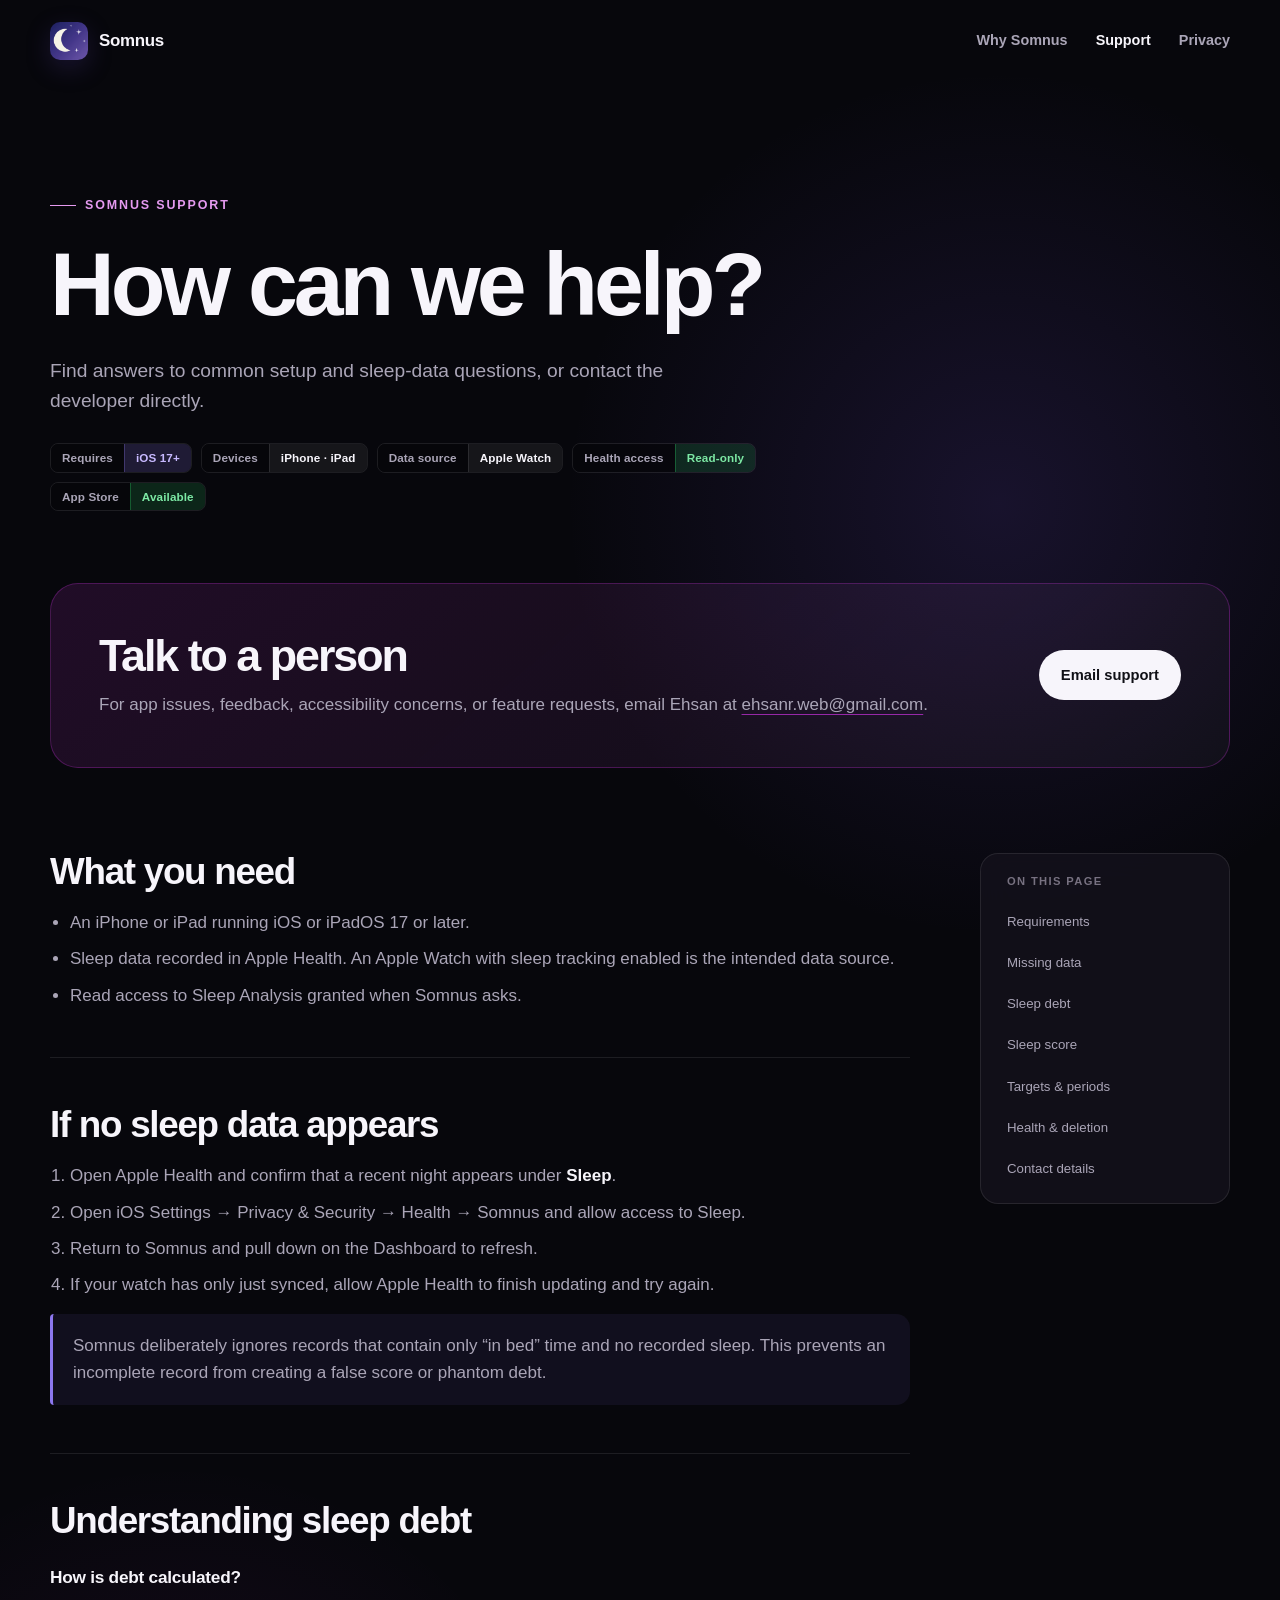
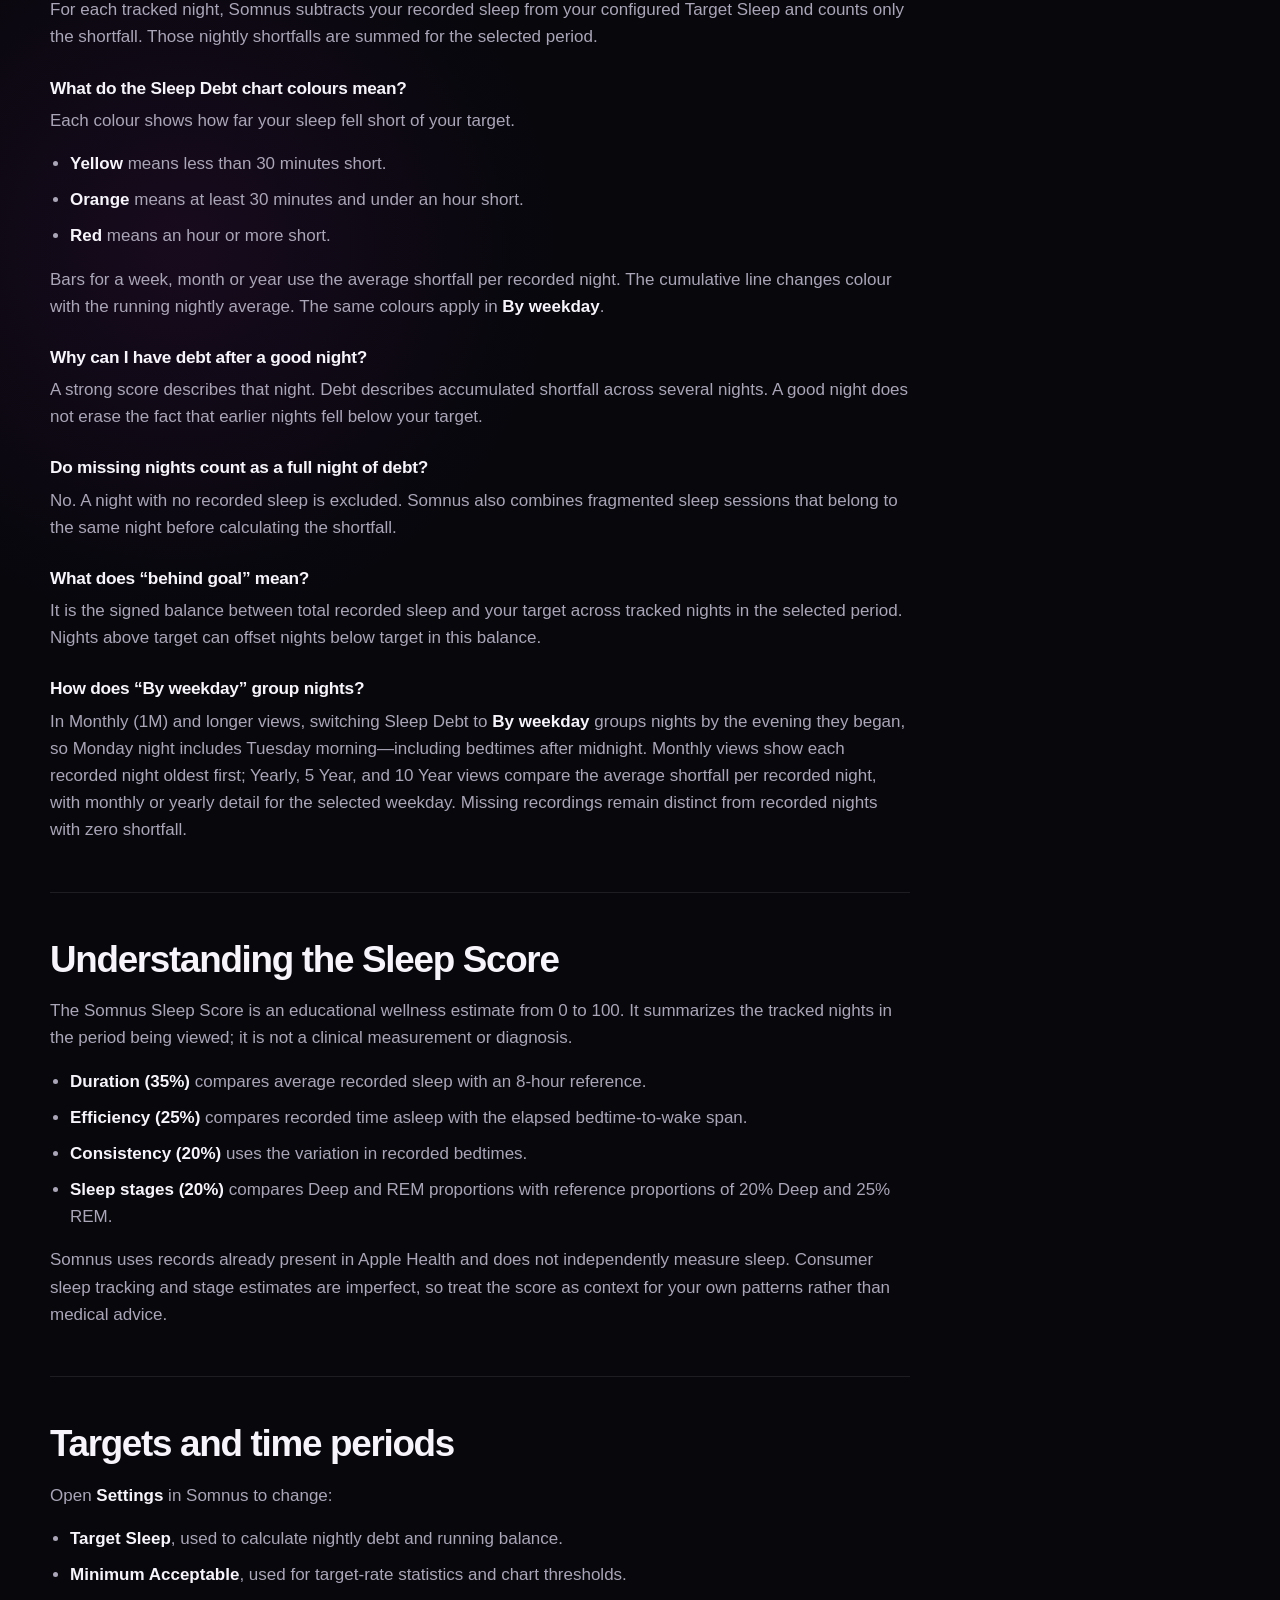
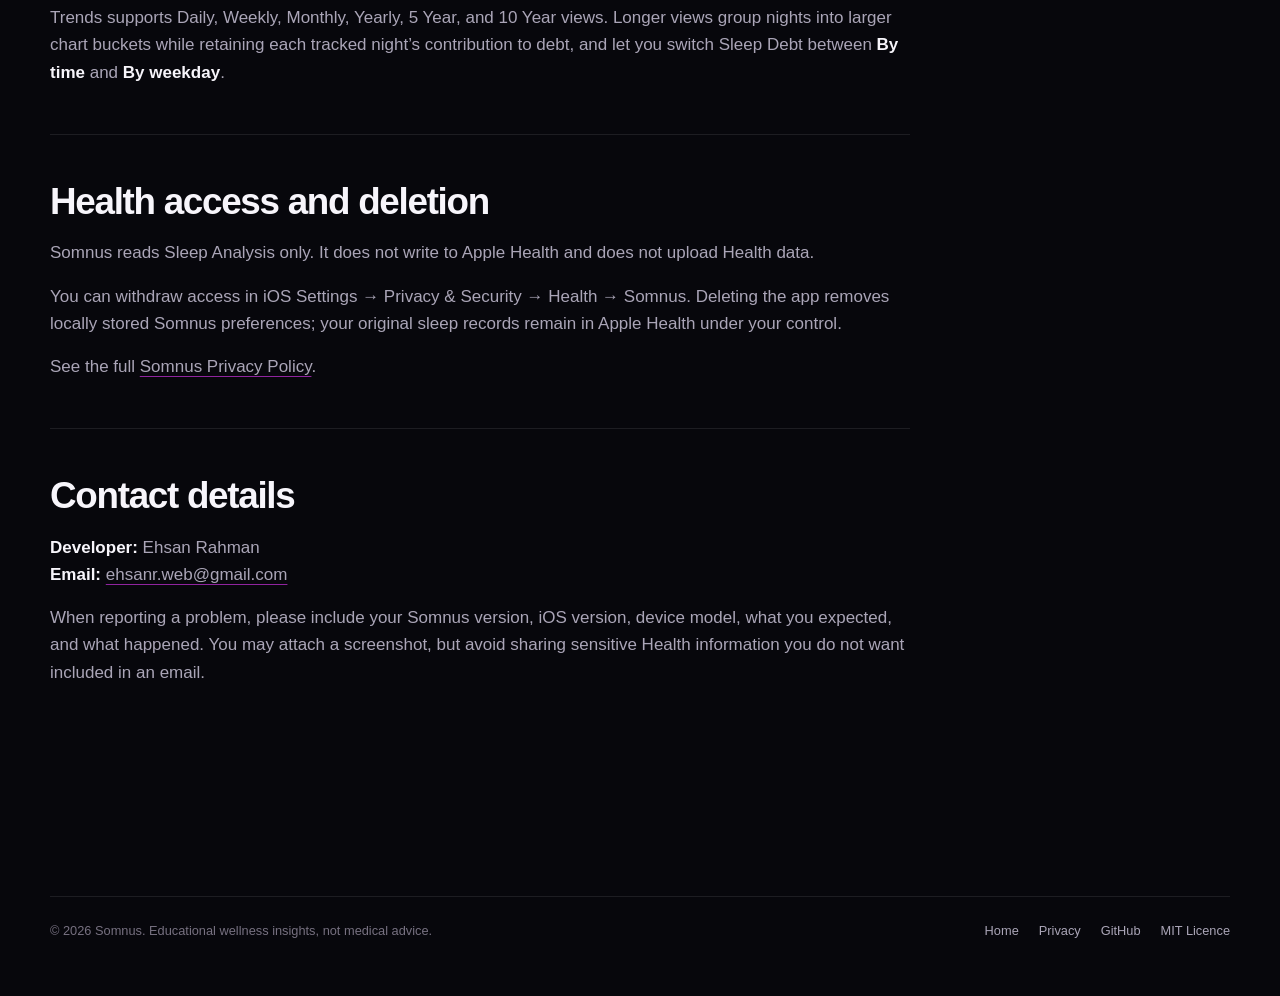
<file: website/support.html>
<!doctype html>
<html lang="en-GB">
<head>
  <meta charset="utf-8">
  <meta name="viewport" content="width=device-width, initial-scale=1">
  <meta name="theme-color" content="#07070c">
  <meta name="description" content="Get help with Somnus, Health access, missing sleep data, targets, and sleep-debt calculations.">
  <title>Somnus Support</title>
  <link rel="icon" href="assets/app-icon.png">
  <link rel="stylesheet" href="styles.css">
</head>
<body>
  <a class="skip-link" href="#main">Skip to content</a>

  <header class="site-header">
    <nav class="nav container" aria-label="Primary navigation">
      <a class="brand" href="./" aria-label="Somnus home">
        <img src="assets/app-icon.png" width="38" height="38" alt="">
        <span>Somnus</span>
      </a>
      <div class="nav-links">
        <a href="./">Why Somnus</a>
        <a href="support.html" aria-current="page">Support</a>
        <a href="privacy.html">Privacy</a>
      </div>
    </nav>
  </header>

  <main id="main" class="container">
    <header class="page-hero">
      <p class="eyebrow">Somnus support</p>
      <h1>How can we help?</h1>
      <p>Find answers to common setup and sleep-data questions, or contact the developer directly.</p>
      <ul class="badge-row" aria-label="App details">
        <li class="badge"><span class="badge-key">Requires</span><span class="badge-value is-purple">iOS 17+</span></li>
        <li class="badge"><span class="badge-key">Devices</span><span class="badge-value">iPhone · iPad</span></li>
        <li class="badge"><span class="badge-key">Data source</span><span class="badge-value">Apple Watch</span></li>
        <li class="badge"><span class="badge-key">Health access</span><span class="badge-value is-green">Read-only</span></li>
        <li class="badge"><span class="badge-key">App Store</span><span class="badge-value is-green">Available</span></li>
      </ul>
    </header>

    <section class="contact-card" aria-labelledby="contact-title">
      <div>
        <h2 id="contact-title">Talk to a person</h2>
        <p>For app issues, feedback, accessibility concerns, or feature requests, email Ehsan at <a href="mailto:ehsanr.web@gmail.com">ehsanr.web@gmail.com</a>.</p>
      </div>
      <a class="button" href="mailto:ehsanr.web@gmail.com?subject=Somnus%20Support">Email support</a>
    </section>

    <div class="content-layout">
      <div class="prose">
        <section id="requirements">
          <h2>What you need</h2>
          <ul>
            <li>An iPhone or iPad running iOS or iPadOS 17 or later.</li>
            <li>Sleep data recorded in Apple Health. An Apple Watch with sleep tracking enabled is the intended data source.</li>
            <li>Read access to Sleep Analysis granted when Somnus asks.</li>
          </ul>
        </section>

        <section id="no-data">
          <h2>If no sleep data appears</h2>
          <ol>
            <li>Open Apple Health and confirm that a recent night appears under <strong>Sleep</strong>.</li>
            <li>Open iOS Settings → Privacy &amp; Security → Health → Somnus and allow access to Sleep.</li>
            <li>Return to Somnus and pull down on the Dashboard to refresh.</li>
            <li>If your watch has only just synced, allow Apple Health to finish updating and try again.</li>
          </ol>
          <p class="notice">Somnus deliberately ignores records that contain only “in bed” time and no recorded sleep. This prevents an incomplete record from creating a false score or phantom debt.</p>
        </section>

        <section id="debt">
          <h2>Understanding sleep debt</h2>
          <h3>How is debt calculated?</h3>
          <p>For each tracked night, Somnus subtracts your recorded sleep from your configured Target Sleep and counts only the shortfall. Those nightly shortfalls are summed for the selected period.</p>
          <h3>What do the Sleep Debt chart colours mean?</h3>
          <p>Each colour shows how far your sleep fell short of your target.</p>
          <ul>
            <li><strong>Yellow</strong> means less than 30 minutes short.</li>
            <li><strong>Orange</strong> means at least 30 minutes and under an hour short.</li>
            <li><strong>Red</strong> means an hour or more short.</li>
          </ul>
          <p>Bars for a week, month or year use the average shortfall per recorded night. The cumulative line changes colour with the running nightly average. The same colours apply in <strong>By weekday</strong>.</p>
          <h3>Why can I have debt after a good night?</h3>
          <p>A strong score describes that night. Debt describes accumulated shortfall across several nights. A good night does not erase the fact that earlier nights fell below your target.</p>
          <h3>Do missing nights count as a full night of debt?</h3>
          <p>No. A night with no recorded sleep is excluded. Somnus also combines fragmented sleep sessions that belong to the same night before calculating the shortfall.</p>
          <h3>What does “behind goal” mean?</h3>
          <p>It is the signed balance between total recorded sleep and your target across tracked nights in the selected period. Nights above target can offset nights below target in this balance.</p>
          <h3>How does “By weekday” group nights?</h3>
          <p>In Monthly (1M) and longer views, switching Sleep Debt to <strong>By weekday</strong> groups nights by the evening they began, so Monday night includes Tuesday morning—including bedtimes after midnight. Monthly views show each recorded night oldest first; Yearly, 5 Year, and 10 Year views compare the average shortfall per recorded night, with monthly or yearly detail for the selected weekday. Missing recordings remain distinct from recorded nights with zero shortfall.</p>
        </section>

        <section id="score">
          <h2>Understanding the Sleep Score</h2>
          <p>The Somnus Sleep Score is an educational wellness estimate from 0 to 100. It summarizes the tracked nights in the period being viewed; it is not a clinical measurement or diagnosis.</p>
          <ul>
            <li><strong>Duration (35%)</strong> compares average recorded sleep with an 8-hour reference.</li>
            <li><strong>Efficiency (25%)</strong> compares recorded time asleep with the elapsed bedtime-to-wake span.</li>
            <li><strong>Consistency (20%)</strong> uses the variation in recorded bedtimes.</li>
            <li><strong>Sleep stages (20%)</strong> compares Deep and REM proportions with reference proportions of 20% Deep and 25% REM.</li>
          </ul>
          <p>Somnus uses records already present in Apple Health and does not independently measure sleep. Consumer sleep tracking and stage estimates are imperfect, so treat the score as context for your own patterns rather than medical advice.</p>
        </section>

        <section id="targets">
          <h2>Targets and time periods</h2>
          <p>Open <strong>Settings</strong> in Somnus to change:</p>
          <ul>
            <li><strong>Target Sleep</strong>, used to calculate nightly debt and running balance.</li>
            <li><strong>Minimum Acceptable</strong>, used for target-rate statistics and chart thresholds.</li>
          </ul>
          <p>Trends supports Daily, Weekly, Monthly, Yearly, 5 Year, and 10 Year views. Longer views group nights into larger chart buckets while retaining each tracked night’s contribution to debt, and let you switch Sleep Debt between <strong>By time</strong> and <strong>By weekday</strong>.</p>
        </section>

        <section id="privacy-help">
          <h2>Health access and deletion</h2>
          <p>Somnus reads Sleep Analysis only. It does not write to Apple Health and does not upload Health data.</p>
          <p>You can withdraw access in iOS Settings → Privacy &amp; Security → Health → Somnus. Deleting the app removes locally stored Somnus preferences; your original sleep records remain in Apple Health under your control.</p>
          <p>See the full <a href="privacy.html">Somnus Privacy Policy</a>.</p>
        </section>

        <section id="contact-details">
          <h2>Contact details</h2>
          <p><strong>Developer:</strong> Ehsan Rahman<br><strong>Email:</strong> <a href="mailto:ehsanr.web@gmail.com">ehsanr.web@gmail.com</a></p>
          <p>When reporting a problem, please include your Somnus version, iOS version, device model, what you expected, and what happened. You may attach a screenshot, but avoid sharing sensitive Health information you do not want included in an email.</p>
        </section>
      </div>

      <aside class="side-nav" aria-label="On this page">
        <p>On this page</p>
        <a href="#requirements">Requirements</a>
        <a href="#no-data">Missing data</a>
        <a href="#debt">Sleep debt</a>
        <a href="#score">Sleep score</a>
        <a href="#targets">Targets &amp; periods</a>
        <a href="#privacy-help">Health &amp; deletion</a>
        <a href="#contact-details">Contact details</a>
      </aside>
    </div>
  </main>

  <footer class="site-footer">
    <div class="footer-row container">
      <div>© 2026 Somnus. Educational wellness insights, not medical advice.</div>
      <div class="footer-links">
        <a href="./">Home</a>
        <a href="privacy.html">Privacy</a>
        <a href="https://github.com/EMRahman/Somnus">GitHub</a>
        <a href="https://github.com/EMRahman/Somnus/blob/main/LICENSE">MIT Licence</a>
      </div>
    </div>
  </footer>
</body>
</html>
</file>
<file: website/styles.css>
:root {
  color-scheme: dark;
  --ink: #f7f5fb;
  --muted: #aaa5b7;
  --faint: #777181;
  --night: #07070c;
  --night-soft: #0d0c14;
  --panel: rgba(27, 25, 36, 0.88);
  --panel-strong: #1d1a27;
  --line: rgba(255, 255, 255, 0.09);
  --purple: #da35ee;
  --purple-soft: #8c77ef;
  --orange: #ff8a34;
  --green: #2bd466;
  --cream: #f4f0df;
  --max: 1180px;
  --radius: 28px;
}

* {
  box-sizing: border-box;
}

html {
  scroll-behavior: smooth;
}

body {
  margin: 0;
  min-width: 320px;
  overflow-x: hidden;
  background:
    radial-gradient(circle at 78% 12%, rgba(102, 70, 192, 0.18), transparent 27rem),
    radial-gradient(circle at 14% 44%, rgba(218, 53, 238, 0.08), transparent 24rem),
    var(--night);
  color: var(--ink);
  font-family: -apple-system, BlinkMacSystemFont, "SF Pro Display", "Segoe UI", sans-serif;
  font-size: 17px;
  line-height: 1.6;
  -webkit-font-smoothing: antialiased;
}

a {
  color: inherit;
  text-decoration-color: rgba(218, 53, 238, 0.65);
  text-underline-offset: 0.22em;
}

a:hover {
  text-decoration-color: var(--purple);
}

img {
  display: block;
  height: auto;
  max-width: 100%;
}

.skip-link {
  position: fixed;
  z-index: 100;
  top: 12px;
  left: 12px;
  padding: 10px 14px;
  border-radius: 10px;
  background: var(--ink);
  color: var(--night);
  transform: translateY(-160%);
}

.skip-link:focus {
  transform: translateY(0);
}

.container {
  width: min(calc(100% - 40px), var(--max));
  margin-inline: auto;
}

.site-header {
  position: relative;
  z-index: 20;
  padding: 22px 0;
}

.nav {
  display: flex;
  align-items: center;
  justify-content: space-between;
  gap: 24px;
}

.brand {
  display: inline-flex;
  align-items: center;
  gap: 11px;
  color: var(--ink);
  font-size: 1.06rem;
  font-weight: 750;
  letter-spacing: -0.02em;
  text-decoration: none;
}

.brand img {
  width: 38px;
  height: 38px;
  border-radius: 10px;
  box-shadow: 0 8px 24px rgba(65, 49, 130, 0.3);
}

.nav-links {
  display: flex;
  align-items: center;
  gap: 28px;
  color: var(--muted);
  font-size: 0.9rem;
  font-weight: 650;
}

.nav-links a {
  text-decoration: none;
}

.nav-links a:hover,
.nav-links a[aria-current="page"] {
  color: var(--ink);
}

.hero {
  display: grid;
  grid-template-columns: minmax(0, 1.08fr) minmax(340px, 0.92fr);
  align-items: center;
  gap: clamp(40px, 7vw, 100px);
  min-height: 830px;
  padding: 48px 0 96px;
}

.eyebrow {
  display: inline-flex;
  align-items: center;
  gap: 9px;
  margin: 0 0 22px;
  color: #e59af0;
  font-size: 0.78rem;
  font-weight: 800;
  letter-spacing: 0.15em;
  text-transform: uppercase;
}

.eyebrow::before {
  width: 26px;
  height: 1px;
  background: currentColor;
  content: "";
}

h1,
h2,
h3 {
  margin-top: 0;
  line-height: 1.05;
  letter-spacing: -0.045em;
}

h1 {
  max-width: 770px;
  margin-bottom: 26px;
  font-size: clamp(3.35rem, 7vw, 6.4rem);
  font-weight: 790;
}

.gradient-text {
  background: linear-gradient(112deg, var(--cream) 5%, #f0a3fb 52%, #a895ff 95%);
  background-clip: text;
  color: transparent;
  -webkit-background-clip: text;
}

.hero-copy {
  max-width: 650px;
  margin: 0 0 34px;
  color: var(--muted);
  font-size: clamp(1.08rem, 2vw, 1.3rem);
}

.hero-copy strong {
  color: var(--ink);
  font-weight: 680;
}

.actions {
  display: flex;
  flex-wrap: wrap;
  align-items: center;
  gap: 13px;
}

.button {
  display: inline-flex;
  align-items: center;
  justify-content: center;
  min-height: 50px;
  padding: 0 21px;
  border: 1px solid transparent;
  border-radius: 999px;
  background: var(--ink);
  color: #101016;
  font-size: 0.92rem;
  font-weight: 760;
  text-decoration: none;
  transition: transform 180ms ease, box-shadow 180ms ease, border-color 180ms ease;
}

.button:hover {
  box-shadow: 0 10px 35px rgba(235, 218, 247, 0.13);
  transform: translateY(-2px);
}

.button.secondary {
  border-color: var(--line);
  background: rgba(255, 255, 255, 0.045);
  color: var(--ink);
}

.availability {
  display: flex;
  align-items: center;
  gap: 9px;
  margin-top: 22px;
  color: var(--faint);
  font-size: 0.82rem;
}

.availability::before {
  width: 7px;
  height: 7px;
  border-radius: 50%;
  background: var(--green);
  box-shadow: 0 0 16px rgba(43, 212, 102, 0.8);
  content: "";
}

/* Shield-style metadata badges */
.badge-row {
  display: flex;
  flex-wrap: wrap;
  gap: 9px;
  margin: 0;
  padding: 0;
  list-style: none;
}

.badge {
  display: inline-flex;
  overflow: hidden;
  border: 1px solid var(--line);
  border-radius: 8px;
  font-size: 0.73rem;
  font-weight: 700;
  letter-spacing: 0.01em;
  line-height: 1;
  white-space: nowrap;
}

.badge > span {
  padding: 8px 11px;
}

.badge-key {
  background: rgba(6, 6, 10, 0.75);
  color: var(--muted);
}

.badge-value {
  border-left: 1px solid var(--line);
  background: rgba(255, 255, 255, 0.06);
  color: var(--ink);
}

.badge-value.is-purple {
  border-left-color: rgba(140, 119, 239, 0.3);
  background: rgba(140, 119, 239, 0.18);
  color: #c7b9ff;
}

.badge-value.is-orange {
  border-left-color: rgba(255, 138, 52, 0.3);
  background: rgba(255, 138, 52, 0.16);
  color: #ffb47f;
}

.badge-value.is-green {
  border-left-color: rgba(43, 212, 102, 0.3);
  background: rgba(43, 212, 102, 0.15);
  color: #7ce8a4;
}

.badge-value.is-swift {
  border-left-color: rgba(240, 81, 56, 0.32);
  background: rgba(240, 81, 56, 0.16);
  color: #ff9d8a;
}

.hero-badges {
  margin-top: 16px;
}

.chip-row {
  display: flex;
  flex-wrap: wrap;
  gap: 9px;
  margin: 26px 0 0;
  padding: 0;
  list-style: none;
}

.chip {
  display: inline-flex;
  align-items: center;
  gap: 9px;
  padding: 8px 14px;
  border: 1px solid var(--line);
  border-radius: 999px;
  background: rgba(255, 255, 255, 0.04);
  color: var(--muted);
  font-size: 0.78rem;
  font-weight: 650;
}

.chip::before {
  width: 6px;
  height: 6px;
  flex: 0 0 auto;
  border-radius: 50%;
  background: var(--purple-soft);
  content: "";
}

.page-hero .badge-row {
  margin-top: 26px;
}

.hero-visual {
  position: relative;
  display: flex;
  justify-content: center;
  padding: 30px 0;
}

.hero-visual::before {
  position: absolute;
  inset: 13% -4% 10%;
  border-radius: 50%;
  background: radial-gradient(circle, rgba(122, 91, 222, 0.3), rgba(122, 91, 222, 0) 66%);
  filter: blur(20px);
  content: "";
}

.phone-shell {
  position: relative;
  z-index: 1;
  width: min(100%, 390px);
  padding: 9px;
  border: 1px solid rgba(255, 255, 255, 0.16);
  border-radius: 54px;
  background: linear-gradient(145deg, #312b3e, #0c0b10 30%, #27232f 92%);
  box-shadow: 0 45px 90px rgba(0, 0, 0, 0.48), inset 0 0 0 2px #08070a;
  transform: rotate(1.25deg);
}

.phone-shell img {
  width: 100%;
  border-radius: 45px;
}

.floating-note {
  position: absolute;
  z-index: 2;
  right: -8px;
  bottom: 19%;
  width: 190px;
  padding: 14px 16px;
  border: 1px solid rgba(255, 255, 255, 0.14);
  border-radius: 18px;
  background: rgba(30, 27, 38, 0.9);
  box-shadow: 0 18px 45px rgba(0, 0, 0, 0.42);
  backdrop-filter: blur(18px);
}

.floating-note span {
  display: block;
  color: var(--faint);
  font-size: 0.72rem;
  font-weight: 700;
  letter-spacing: 0.08em;
  text-transform: uppercase;
}

.floating-note strong {
  color: var(--orange);
  font-size: 1.08rem;
}

.section {
  padding: 112px 0;
}

.section-heading {
  max-width: 800px;
  margin-bottom: 55px;
}

.section-heading h2 {
  margin-bottom: 18px;
  font-size: clamp(2.4rem, 5vw, 4.6rem);
  font-weight: 770;
}

.section-heading p {
  max-width: 690px;
  margin: 0;
  color: var(--muted);
  font-size: 1.12rem;
}

.contrast-grid {
  display: grid;
  grid-template-columns: repeat(2, minmax(0, 1fr));
  gap: 20px;
}

.contrast-card {
  position: relative;
  min-height: 390px;
  overflow: hidden;
  padding: clamp(28px, 5vw, 52px);
  border: 1px solid var(--line);
  border-radius: var(--radius);
  background: linear-gradient(145deg, rgba(255, 255, 255, 0.055), rgba(255, 255, 255, 0.018));
}

.contrast-card.accent {
  border-color: rgba(218, 53, 238, 0.27);
  background:
    radial-gradient(circle at 85% 18%, rgba(218, 53, 238, 0.19), transparent 45%),
    linear-gradient(145deg, rgba(42, 30, 52, 0.95), rgba(20, 18, 29, 0.92));
}

.card-label {
  margin: 0 0 24px;
  color: var(--faint);
  font-size: 0.73rem;
  font-weight: 800;
  letter-spacing: 0.14em;
  text-transform: uppercase;
}

.contrast-card h3 {
  max-width: 470px;
  margin-bottom: 18px;
  font-size: clamp(2rem, 4vw, 3.2rem);
}

.contrast-card p:not(.card-label) {
  max-width: 500px;
  margin: 0;
  color: var(--muted);
}

.metric-row {
  position: absolute;
  right: 35px;
  bottom: 32px;
  left: 35px;
  display: flex;
  gap: 9px;
}

.metric-pill {
  flex: 1;
  padding: 11px;
  border: 1px solid var(--line);
  border-radius: 13px;
  background: rgba(0, 0, 0, 0.19);
  color: var(--faint);
  font-size: 0.76rem;
  text-align: center;
}

.metric-pill.active {
  border-color: rgba(218, 53, 238, 0.45);
  background: rgba(218, 53, 238, 0.12);
  color: #f2b6f9;
}

.story-grid {
  display: grid;
  grid-template-columns: repeat(3, minmax(0, 1fr));
  align-items: start;
  gap: 24px;
}

.story-card {
  overflow: hidden;
  border: 1px solid var(--line);
  border-radius: 30px;
  background: var(--panel);
  box-shadow: 0 22px 60px rgba(0, 0, 0, 0.2);
}

.story-image {
  position: relative;
  overflow: hidden;
  aspect-ratio: 0.56;
  background: #000;
}

.story-image img {
  width: 100%;
  height: 100%;
  object-fit: cover;
  object-position: top;
}

.story-grid > .story-card:nth-child(2) {
  margin-top: 48px;
}

.story-copy {
  min-height: 215px;
  padding: 28px;
}

.story-number {
  display: inline-flex;
  align-items: center;
  justify-content: center;
  width: 28px;
  height: 28px;
  margin-bottom: 18px;
  border-radius: 50%;
  background: rgba(218, 53, 238, 0.14);
  color: #efa1f7;
  font-size: 0.75rem;
  font-weight: 800;
}

.story-copy h3 {
  margin-bottom: 12px;
  font-size: 1.45rem;
  letter-spacing: -0.03em;
}

.story-copy p {
  margin: 0;
  color: var(--muted);
  font-size: 0.95rem;
}

.weekday-layout {
  display: grid;
  grid-template-columns: minmax(0, 0.85fr) minmax(0, 1.15fr);
  gap: clamp(32px, 5vw, 64px);
  align-items: center;
}

.weekday-copy h2 {
  margin-bottom: 18px;
  font-size: clamp(2.2rem, 4.2vw, 3.6rem);
  font-weight: 770;
}

.weekday-copy > p:not(.eyebrow) {
  margin: 0 0 24px;
  color: var(--muted);
  font-size: 1.06rem;
}

.weekday-copy strong {
  color: var(--ink);
}

.weekday-points {
  display: grid;
  gap: 14px;
  margin: 0 0 24px;
  padding: 0;
  list-style: none;
}

.weekday-points li {
  padding: 14px 16px;
  border: 1px solid var(--line);
  border-radius: 16px;
  background: rgba(255, 255, 255, 0.03);
  color: var(--muted);
  font-size: 0.92rem;
}

.weekday-cards {
  display: grid;
  grid-template-columns: repeat(2, minmax(0, 1fr));
  align-items: start;
  gap: 20px;
}

.weekday-cards .story-number {
  width: auto;
  min-width: 34px;
  padding: 0 10px;
  border-radius: 999px;
}

.formula {
  display: grid;
  grid-template-columns: 0.9fr 1.1fr;
  gap: clamp(35px, 8vw, 110px);
  align-items: center;
  padding: clamp(34px, 7vw, 76px);
  border: 1px solid rgba(255, 255, 255, 0.11);
  border-radius: 36px;
  background:
    radial-gradient(circle at 10% 30%, rgba(101, 78, 187, 0.17), transparent 45%),
    #111019;
}

.formula h2 {
  margin-bottom: 18px;
  font-size: clamp(2.2rem, 4vw, 4rem);
}

.formula p {
  margin: 0;
  color: var(--muted);
}

.equation {
  display: grid;
  gap: 12px;
}

.equation-row {
  display: flex;
  align-items: center;
  gap: 16px;
  padding: 20px;
  border: 1px solid var(--line);
  border-radius: 17px;
  background: rgba(255, 255, 255, 0.035);
}

.equation-row strong {
  margin-left: auto;
  white-space: nowrap;
}

.equation-row .debt {
  color: var(--orange);
}

.privacy-strip {
  display: grid;
  grid-template-columns: 1.2fr 1fr;
  gap: 48px;
  align-items: center;
}

.privacy-strip h2 {
  margin-bottom: 18px;
  font-size: clamp(2.3rem, 4vw, 4rem);
}

.privacy-strip p {
  max-width: 650px;
  margin: 0;
  color: var(--muted);
}

.privacy-points {
  display: grid;
  gap: 12px;
}

.privacy-point {
  display: flex;
  gap: 13px;
  align-items: center;
  padding: 16px 18px;
  border: 1px solid var(--line);
  border-radius: 15px;
  background: rgba(255, 255, 255, 0.03);
}

.privacy-point::before {
  width: 9px;
  height: 9px;
  flex: 0 0 auto;
  border-radius: 50%;
  background: var(--green);
  box-shadow: 0 0 12px rgba(43, 212, 102, 0.45);
  content: "";
}

.spec-strip {
  display: grid;
  grid-template-columns: 1fr 1fr;
  gap: clamp(35px, 6vw, 70px);
  align-items: start;
}

.spec-strip h2 {
  margin-bottom: 18px;
  font-size: clamp(2.3rem, 4vw, 4rem);
}

.spec-strip > div > p:not(.eyebrow) {
  max-width: 620px;
  margin: 0;
  color: var(--muted);
}

.spec-panel {
  display: grid;
  gap: 24px;
  padding: clamp(24px, 4vw, 36px);
  border: 1px solid var(--line);
  border-radius: 26px;
  background: linear-gradient(150deg, rgba(255, 255, 255, 0.05), rgba(255, 255, 255, 0.015));
}

.spec-list {
  display: grid;
  gap: 0;
  margin: 0;
  padding-top: 4px;
  border-top: 1px solid var(--line);
}

.spec-list > div {
  display: flex;
  flex-wrap: wrap;
  align-items: baseline;
  justify-content: space-between;
  gap: 10px 20px;
  padding: 13px 0;
  border-bottom: 1px solid var(--line);
}

.spec-list dt {
  color: var(--faint);
  font-size: 0.78rem;
  font-weight: 700;
  letter-spacing: 0.06em;
  text-transform: uppercase;
}

.spec-list dd {
  margin: 0;
  color: var(--ink);
  font-size: 0.92rem;
  text-align: right;
}

.spec-panel .button {
  justify-self: start;
}

.cta {
  padding: 100px 30px;
  border: 1px solid rgba(218, 53, 238, 0.22);
  border-radius: 40px;
  background:
    radial-gradient(circle at 50% 110%, rgba(218, 53, 238, 0.2), transparent 48%),
    linear-gradient(155deg, #15131e, #0d0c12);
  text-align: center;
}

.cta h2 {
  max-width: 760px;
  margin-right: auto;
  margin-bottom: 18px;
  margin-left: auto;
  font-size: clamp(2.6rem, 5vw, 4.8rem);
}

.cta p {
  max-width: 580px;
  margin: 0 auto 30px;
  color: var(--muted);
}

.site-footer {
  padding: 42px 0 55px;
  color: var(--faint);
  font-size: 0.8rem;
}

.footer-row {
  display: flex;
  align-items: flex-start;
  justify-content: space-between;
  gap: 30px;
  padding-top: 24px;
  border-top: 1px solid var(--line);
}

.footer-links {
  display: flex;
  flex-wrap: wrap;
  gap: 20px;
}

.footer-links a {
  color: var(--muted);
  text-decoration: none;
}

/* Support and privacy pages */
.page-hero {
  max-width: 850px;
  padding: 105px 0 72px;
}

.page-hero h1 {
  margin-bottom: 24px;
  font-size: clamp(3rem, 7vw, 5.8rem);
}

.page-hero > p:not(.eyebrow) {
  max-width: 700px;
  margin: 0;
  color: var(--muted);
  font-size: 1.2rem;
}

.contact-card {
  display: grid;
  grid-template-columns: 1.2fr auto;
  gap: 30px;
  align-items: center;
  margin-bottom: 85px;
  padding: clamp(28px, 5vw, 48px);
  border: 1px solid rgba(218, 53, 238, 0.25);
  border-radius: 28px;
  background: linear-gradient(140deg, rgba(218, 53, 238, 0.12), rgba(255, 255, 255, 0.03));
}

.contact-card h2 {
  margin-bottom: 12px;
  font-size: clamp(1.8rem, 4vw, 2.8rem);
}

.contact-card p {
  margin: 0;
  color: var(--muted);
}

.content-layout {
  display: grid;
  grid-template-columns: minmax(0, 1fr) 250px;
  gap: 70px;
  align-items: start;
  padding-bottom: 120px;
}

.prose {
  min-width: 0;
}

.prose section {
  padding: 0 0 48px;
  scroll-margin-top: 25px;
}

.prose section + section {
  padding-top: 48px;
  border-top: 1px solid var(--line);
}

.prose h2 {
  margin-bottom: 18px;
  font-size: clamp(1.7rem, 3vw, 2.3rem);
  letter-spacing: -0.035em;
}

.prose h3 {
  margin: 28px 0 10px;
  font-size: 1.08rem;
  letter-spacing: -0.015em;
}

.prose p,
.prose li {
  color: var(--muted);
}

.prose p {
  margin: 0 0 16px;
}

.prose ul,
.prose ol {
  margin: 15px 0 16px;
  padding-left: 1.25rem;
}

.prose > section > :last-child {
  margin-bottom: 0;
}

.prose li + li {
  margin-top: 9px;
}

.prose strong {
  color: var(--ink);
}

.side-nav {
  position: sticky;
  top: 32px;
  display: grid;
  gap: 4px;
  padding: 16px;
  border: 1px solid var(--line);
  border-radius: 18px;
  background: rgba(20, 18, 28, 0.8);
  backdrop-filter: blur(16px);
}

.side-nav p {
  margin: 3px 10px 8px;
  color: var(--faint);
  font-size: 0.7rem;
  font-weight: 800;
  letter-spacing: 0.12em;
  text-transform: uppercase;
}

.side-nav a {
  padding: 8px 10px;
  border-radius: 9px;
  color: var(--muted);
  font-size: 0.83rem;
  text-decoration: none;
}

.side-nav a:hover {
  background: rgba(255, 255, 255, 0.05);
  color: var(--ink);
}

.notice {
  margin: 24px 0;
  padding: 18px 20px;
  border-left: 3px solid var(--purple-soft);
  border-radius: 4px 14px 14px 4px;
  background: rgba(140, 119, 239, 0.08);
  color: var(--muted);
}

.last-updated {
  display: inline-block;
  margin-top: 18px;
  color: var(--faint);
  font-size: 0.82rem;
}

:focus-visible {
  outline: 3px solid rgba(218, 53, 238, 0.65);
  outline-offset: 4px;
}

@media (max-width: 900px) {
  .hero {
    grid-template-columns: 1fr;
    padding-top: 75px;
  }

  .hero-copy-wrap {
    text-align: center;
  }

  .hero-copy,
  .hero h1 {
    margin-right: auto;
    margin-left: auto;
  }

  .eyebrow,
  .actions,
  .availability,
  .hero-badges,
  .hero-copy-wrap .chip-row {
    justify-content: center;
  }

  .floating-note {
    right: 4%;
  }

  .contrast-grid,
  .formula,
  .privacy-strip,
  .spec-strip,
  .weekday-layout,
  .content-layout {
    grid-template-columns: 1fr;
  }

  .story-grid {
    grid-template-columns: repeat(2, minmax(0, 1fr));
  }

  .story-grid > .story-card:nth-child(2) {
    margin-top: 0;
  }

  .story-grid > .story-card:last-child {
    grid-column: 1 / -1;
    width: calc(50% - 12px);
    margin-inline: auto;
  }

  .side-nav {
    position: static;
    grid-row: 1;
  }
}

@media (max-width: 650px) {
  body {
    font-size: 16px;
  }

  .container {
    width: min(calc(100% - 28px), var(--max));
  }

  .nav {
    align-items: flex-start;
  }

  .nav-links {
    gap: 14px;
    padding-top: 8px;
    font-size: 0.78rem;
  }

  .nav-links a[href="#difference"] {
    display: none;
  }

  .hero {
    min-height: auto;
    padding: 65px 0 75px;
  }

  h1 {
    font-size: clamp(3.15rem, 15vw, 4.5rem);
  }

  .hero-visual {
    padding-inline: 14px;
  }

  .phone-shell {
    border-radius: 45px;
  }

  .phone-shell img {
    border-radius: 37px;
  }

  .floating-note {
    right: -4px;
    bottom: 16%;
    width: 160px;
  }

  .section {
    padding: 78px 0;
  }

  .contrast-grid,
  .story-grid,
  .weekday-cards {
    grid-template-columns: 1fr;
  }

  .story-grid > .story-card:last-child {
    grid-column: auto;
    width: 100%;
  }

  .story-copy {
    min-height: auto;
  }

  .metric-row {
    right: 22px;
    left: 22px;
  }

  .metric-pill {
    padding: 9px 5px;
    font-size: 0.67rem;
  }

  .formula {
    padding: 30px 22px;
  }

  .equation-row {
    align-items: flex-start;
    flex-direction: column;
    gap: 3px;
  }

  .equation-row strong {
    margin-left: 0;
  }

  .cta {
    padding: 72px 20px;
  }

  .badge {
    font-size: 0.69rem;
  }

  .badge > span {
    padding: 7px 9px;
  }

  .spec-list > div {
    align-items: flex-start;
    flex-direction: column;
    gap: 4px;
  }

  .spec-list dd {
    text-align: left;
  }

  .footer-row,
  .contact-card {
    align-items: flex-start;
    grid-template-columns: 1fr;
  }

  .footer-row {
    flex-direction: column;
  }

  .page-hero {
    padding-top: 70px;
  }
}

@media (prefers-reduced-motion: reduce) {
  html {
    scroll-behavior: auto;
  }

  *,
  *::before,
  *::after {
    scroll-behavior: auto !important;
    transition-duration: 0.01ms !important;
  }
}

/* The demo is isolated in an iframe so its native app styling stays independent. */
.browser-demo {
  display: grid;
  grid-template-columns: minmax(0, 1fr) minmax(0, 440px);
  align-items: center;
  gap: clamp(36px, 7vw, 100px);
  border-top: 1px solid var(--line);
  scroll-margin-top: 24px;
}

.demo-introduction h2 {
  max-width: 560px;
}

.demo-introduction > p:not(.eyebrow) {
  color: var(--muted);
  max-width: 520px;
}

.demo-instructions {
  display: grid;
  gap: 22px;
  padding-left: 24px;
  margin: 30px 0;
  color: var(--muted);
}

.demo-instructions li {
  padding-left: 8px;
}

.demo-instructions li::marker {
  color: var(--purple-soft);
  font-weight: 700;
}

.demo-instructions strong {
  display: block;
  color: var(--ink);
  font-weight: 650;
}

.demo-disclaimer {
  display: flex;
  align-items: center;
  gap: 9px;
  margin-bottom: 8px;
  font-size: 0.85rem;
  font-weight: 650;
}

.demo-sample-dot {
  flex: 0 0 6px;
  height: 6px;
  border-radius: 50%;
  background: var(--purple);
}

.demo-footnote,
.demo-open-link,
.demo-device-caption {
  font-size: 0.85rem;
}

.demo-open-link {
  display: inline-block;
  margin-top: 8px;
  color: var(--ink);
}

.demo-device-wrap {
  min-width: 0;
  width: 100%;
}

.demo-device {
  width: min(100%, 410px);
  margin-inline: auto;
  padding: 8px;
  border: 2px solid #696774;
  border-radius: 54px;
  background: #17161c;
  box-shadow: 0 0 0 2px #22212b, 0 36px 90px #0009, 0 0 90px #8c77ef15;
}

.demo-device iframe {
  display: block;
  width: 100%;
  aspect-ratio: 390 / 844;
  border: 0;
  border-radius: 44px;
  background: #000;
}

.demo-device-caption {
  margin: 22px 0 0;
  color: var(--muted);
  text-align: center;
}

.standalone-demo {
  display: grid;
  place-items: center;
  min-width: 0;
  min-height: 100svh;
  padding: 24px;
}

.standalone-demo .demo-device {
  width: min(410px, 100%, calc((100svh - 72px) * 390 / 844 + 20px));
}

.demo-open-link:focus-visible,
.nav-links a:focus-visible,
.button:focus-visible {
  outline: 2px solid var(--purple);
  outline-offset: 5px;
}

@media (max-width: 820px) {
  .browser-demo {
    grid-template-columns: 1fr;
  }

  .demo-introduction {
    max-width: 600px;
  }
}

@media (max-width: 420px) {
  .nav {
    gap: 12px;
    flex-wrap: wrap;
  }

  .nav-links {
    width: 100%;
    justify-content: space-between;
    gap: 10px;
  }

  .demo-device {
    padding: 5px;
    border-radius: 42px;
  }

  .demo-device iframe {
    border-radius: 35px;
  }
}
</file>
<file: website/demo.css>
:root {
  color-scheme: dark;
  --purple: #d72beb;
  --chart: #8070d7;
  --deep: #252585;
  --rem: #5b47b9;
  --core: #9181d8;
  --awake: #ff9959;
  --green: #2bd158;
  --orange: #ff9828;
  --muted: #949497;
  --card: #1e1e1f;
  font-family: -apple-system,BlinkMacSystemFont,"SF Pro Display","Segoe UI",sans-serif;
  font-synthesis: none;
  background: #000;
  color: #f5f5f7;
}

* {
  box-sizing: border-box;
}

html,body {
  margin: 0;
  height: 100%;
  overflow: hidden;
}

button,input {
  font: inherit;
}

button {
  color: inherit;
  cursor: pointer;
  -webkit-tap-highlight-color: transparent;
}

button:focus-visible, a:focus-visible, summary:focus-visible, [tabindex="0"]:focus-visible {
  outline: 2px solid #f8a7ff;
  outline-offset: 3px;
}

button {
  border: 0;
}

button svg {
  pointer-events: none;
}

.app {
  height: 100%;
  max-width: 430px;
  margin-inline: auto;
  position: relative;
  background: #000;
  isolation: isolate;
}

.status-bar {
  height: 62px;
  position: absolute;
  top: 0;
  inset-inline: 0;
  display: flex;
  align-items: flex-start;
  padding: 20px 27px 0 34px;
  justify-content: space-between;
  z-index: 3;
  background: #000;
  user-select: none;
}

.status-time {
  font-size: 17px;
  font-weight: 650;
  letter-spacing: -.3px;
}

.status-icons {
  display: flex;
  gap: 6px;
  align-items: center;
  padding-top: 2px;
}

.status-icons svg {
  height: 13px;
  width: 17px;
}

.status-icons .battery {
  width: 25px;
}

.app-content {
  position: absolute;
  inset: 62px 0 0;
  overflow-y: auto;
  overscroll-behavior: contain;
  padding: 9px 15px 120px;
  scrollbar-width: none;
  outline: none;
  scroll-behavior: smooth;
}

.app-content::-webkit-scrollbar {
  display: none;
}

.screen {
  display: grid;
  gap: 19px;
}

.card {
  background: linear-gradient(120deg,#202021,#1d1d1e);
  border-radius: 16px;
  padding: 16px;
}

.card-button {
  display: block;
  width: 100%;
  text-align: left;
  position: relative;
}

.card-button:hover {
  background: #262627;
}

.chevron {
  position: absolute;
  right: 14px;
  top: 14px;
  width: 8px;
  height: 8px;
  border-top: 2px solid #656568;
  border-right: 2px solid #656568;
  transform: rotate(45deg);
}

.night-header {
  text-align: center;
  padding: 15px 8px;
}

.eyebrow {
  font-size: 11px;
  letter-spacing: 1.1px;
  color: var(--muted);
  margin: 0 0 7px;
  font-weight: 400;
}

.night-header h1 {
  font-size: 18px;
  letter-spacing: -.45px;
  margin: 0;
  font-weight: 550;
  line-height: 1.3;
}

.night-time {
  font-size: 14px;
  color: var(--muted);
  margin: 6px 0 0;
}

.ring-wrap {
  height: 178px;
  display: grid;
  place-items: center;
  position: relative;
  margin: 4px 0;
}

.score-ring {
  width: 160px;
  height: 160px;
  overflow: visible;
}

.ring-glow {
  position: absolute;
  width: 160px;
  height: 160px;
  border-radius: 50%;
  background: radial-gradient(circle,#102c18 0,rgba(18,65,31,.3) 45%,transparent 70%);
}

.ring-value {
  position: absolute;
  inset: 0;
  display: flex;
  align-items: center;
  justify-content: center;
  flex-direction: column;
  gap: 5px;
}

.ring-value strong {
  font-size: 42px;
  line-height: 1.12;
  font-weight: 750;
  letter-spacing: -1.5px;
}

.ring-value span {
  font-size: 15px;
  color: var(--green);
  font-weight: 550;
}

.ring-star {
  font-size: 12px!important;
  line-height: 16px;
  margin-top: 0;
}

.metric-hero {
  text-align: center;
  padding: 15px 8px;
  min-height: 125px;
}

.metric-icon {
  display: block;
  color: var(--orange);
  height: 28px;
  margin: 0 auto 10px;
}

.metric-icon svg {
  width: 25px;
  height: 25px;
}

.hero-value {
  display: block;
  font-size: 27px;
  font-weight: 750;
  letter-spacing: -.7px;
  line-height: 1.2;
}

.metric-label {
  font-size: 12px;
  color: var(--muted);
  margin-top: 5px;
}

.metric-subtitle {
  font-size: 11px;
  color: #707074;
  margin-top: 4px;
}

.stage-card {
  padding: 16px 15px;
}

.section-heading {
  font-size: 16px;
  font-weight: 650;
  margin: 0 0 12px;
  line-height: 1.25;
  letter-spacing: -.25px;
}

.stage-strip {
  display: flex;
  height: 22px;
  gap: 1px;
  border-radius: 14px;
  overflow: hidden;
}

.stage-strip span {
  min-width: 2px;
  border-radius: 4px;
}

.stage-deep {
  background: var(--deep);
}

.stage-rem {
  background: var(--rem);
}

.stage-core {
  background: var(--core);
}

.stage-awake {
  background: var(--awake);
}

.legend {
  display: flex;
  flex-wrap: wrap;
  gap: 8px 12px;
  font-size: 10px;
  color: var(--muted);
  margin-top: 9px;
  line-height: 1.25;
}

.legend span {
  display: flex;
  gap: 4px;
  align-items: center;
  white-space: nowrap;
}

.dot {
  width: 7px;
  height: 7px;
  border-radius: 50%;
  display: inline-block;
  flex: none;
}

.legend .line-key {
  height: 3px;
  width: 14px;
  background: #ff9828;
  border-radius: 3px;
}

.legend .bar-key {
  height: 9px;
  width: 9px;
  background: #ff9828;
  border-radius: 2px;
}

.detail-card {
  padding: 0;
}

.detail-card summary {
  list-style: none;
  padding: 18px 15px;
  font-size: 16px;
  position: relative;
  cursor: pointer;
}

.detail-card summary::-webkit-details-marker {
  display: none;
}

.detail-card summary::after {
  content: "";
  position: absolute;
  right: 17px;
  top: 22px;
  width: 8px;
  height: 8px;
  border-top: 2px solid #eee;
  border-right: 2px solid #eee;
  transform: rotate(45deg);
  transition: transform .18s;
}

.detail-card[open] summary::after {
  transform: rotate(135deg);
}

.detail-content {
  padding: 0 14px 15px;
  display: grid;
  gap: 14px;
}

.score-breakdown {
  padding: 13px;
  background: #262628;
  border-radius: 12px;
}

.score-breakdown h3 {
  font-size: 14px;
  margin: 0 0 13px;
}

.score-row {
  display: grid;
  grid-template-columns: 1fr 65px 24px;
  gap: 8px;
  align-items: center;
  font-size: 12px;
  color: #aaa;
  margin-top: 10px;
}

.score-row meter {
  width: 65px;
  height: 6px;
  border: 0;
  background: #3a3a3c;
  border-radius: 5px;
  overflow: hidden;
}

.score-row meter::-webkit-meter-bar {
  background: #3a3a3c;
  border: 0;
}

.score-row meter::-webkit-meter-optimum-value {
  background: var(--green);
}

.score-row strong {
  text-align: right;
  color: var(--green);
  font-size: 12px;
}

.stage-minutes {
  display: grid;
  grid-template-columns: repeat(4,1fr);
  text-align: center;
  font-size: 10px;
  color: var(--muted);
  gap: 5px;
}

.stage-minutes strong {
  display: block;
  font-size: 13px;
  margin-bottom: 4px;
}

.stage-minutes small {
  display: block;
  color: #66666b;
  margin-top: 3px;
}

.metric-grid {
  display: grid;
  grid-template-columns: 1fr 1fr;
  gap: 10px;
}

.small-metric {
  padding: 13px;
  background: #272729;
  border-radius: 12px;
  text-align: left;
}

.small-metric .small-icon {
  display: flex;
  flex: none;
}

.small-icon svg {
  width: 13px;
  height: 13px;
}

.small-metric-heading {
  display: flex;
  align-items: center;
  gap: 7px;
  font-size: 10px;
  color: var(--muted);
  margin-bottom: 9px;
}

.small-metric strong {
  font-size: 18px;
  font-weight: 650;
  display: block;
}

.tab-bar {
  position: absolute;
  z-index: 4;
  bottom: 20px;
  left: 50%;
  transform: translateX(-50%);
  display: grid;
  grid-template-columns: repeat(3,1fr);
  width: 252px;
  max-width: calc(100% - 40px);
  height: 58px;
  padding: 3px;
  background: rgba(34,34,36,.8);
  border: 1px solid #414144;
  border-radius: 35px;
  box-shadow: 0 3px 20px #0008;
  backdrop-filter: blur(18px);
  -webkit-backdrop-filter: blur(18px);
}

.tab {
  border-radius: 30px;
  background: transparent;
  display: flex;
  align-items: center;
  justify-content: center;
  flex-direction: column;
  gap: 2px;
  font-size: 10px;
  font-weight: 550;
  padding: 3px 0;
  color: #f5f5f7;
}

.tab svg {
  width: 25px;
  height: 25px;
  display: block;
}

.tab.active {
  background: #3b3b3d;
  color: #f153ff;
}

.home-indicator {
  position: absolute;
  z-index: 5;
  bottom: 5px;
  left: 50%;
  transform: translateX(-50%);
  width: 116px;
  height: 4px;
  background: #f5f5f7;
  border-radius: 4px;
}

.page-title {
  font-size: 32px;
  font-weight: 750;
  letter-spacing: -.8px;
  margin: 38px 3px 2px;
}

.period-selector {
  display: grid;
  grid-template-columns: repeat(6,1fr);
  background: #161617;
  border-radius: 9px;
  overflow: hidden;
}

.period-selector button {
  padding: 8px 2px;
  font-size: 12px;
  color: var(--muted);
  background: transparent;
  min-height: 32px;
}

.period-selector button.selected {
  background: var(--purple);
  color: #fff;
  font-weight: 650;
}

.summary-grid {
  display: grid;
  grid-template-columns: 1fr 1fr;
  gap: 12px;
}

.summary-grid .metric-hero {
  min-height: 125px;
  padding: 15px 4px;
}

.summary-grid .hero-value {
  font-size: 25px;
  white-space: nowrap;
}

.summary-grid .metric-icon {
  color: var(--purple);
}

.summary-grid .target-icon {
  color: #ffe100;
}

.summary-grid .metric-subtitle {
  font-size: 10px;
}

.chart-card {
  padding: 15px 14px;
}

.chart-card .section-heading {
  margin-bottom: 5px;
}

.debt-summary {
  font-size: 13px;
  color: var(--orange);
  font-weight: 600;
  line-height: 1.4;
  margin: 0 0 9px;
}

.chart {
  width: 100%;
  height: auto;
  display: block;
  overflow: visible;
}

.chart text {
  fill: var(--muted);
  font-family: inherit;
  font-size: 10px;
}

.chart .bar-label {
  fill: white;
  font-size: 10px;
  font-weight: 600;
  paint-order: stroke;
  stroke: #252526;
  stroke-width: 1px;
}

.chart .bar-label.on-light {
  fill: rgba(0, 0, 0, .75);
  stroke: none;
}

.chart .minimum-label {
  fill: #45b65e;
  paint-order: stroke;
  stroke: #1e1e1f;
  stroke-width: 3px;
  stroke-linejoin: round;
}

.chart .axis-grid {
  stroke: #414143;
  stroke-width: .7;
}

.chart [data-point] {
  cursor: pointer;
}

.chart [data-point]:focus {
  outline: none;
  stroke: white;
  stroke-width: 2px;
}

.chart-heading {
  display: flex;
  justify-content: space-between;
  align-items: baseline;
  gap: 4px;
  margin-bottom: 12px;
}

.chart-heading .section-heading {
  margin: 0;
}

.trend-label {
  font-size: 11px;
  color: var(--green);
  white-space: nowrap;
}

.chart-selection {
  display: flex;
  align-items: flex-start;
  gap: 8px;
  font-size: 11px;
  color: #ccc;
  margin: 0 0 12px;
  line-height: 1.45;
  padding: 9px 10px;
  background: #2c2c2f;
  border-radius: 9px;
}

.chart-selection-body {
  flex: 1;
  min-width: 0;
  display: grid;
  gap: 3px;
}

.chart-selection-body strong {
  color: #f5f5f7;
  font-size: 12px;
  font-weight: 600;
}

.chart-selection-body span {
  color: #a7a7aa;
}

.chart-selection-stages {
  display: flex;
  flex-wrap: wrap;
  gap: 6px 10px;
  margin-top: 2px;
  font-size: 10px;
}

.chart-selection-stages span {
  display: flex;
  align-items: center;
  gap: 4px;
}

.chart-selection-clear {
  flex: none;
  width: 20px;
  height: 20px;
  border-radius: 50%;
  background: #48484c;
  color: #f5f5f7;
  font-size: 13px;
  line-height: 1;
  display: grid;
  place-items: center;
  padding: 0;
}

.chart .selection-guide {
  stroke: rgba(255, 255, 255, .35);
  stroke-width: 1;
  stroke-dasharray: 4 3;
}

.patterns p {
  font-size: 12px;
  color: var(--muted);
  line-height: 1.5;
  margin: 4px 0 0;
}

.patterns h3 {
  font-size: 13px;
  margin: 0;
}

.pattern-icon {
  color: var(--orange);
  margin-right: 5px;
}

.settings-screen {
  gap: 22px;
}

.settings-section h2 {
  font-size: 11px;
  color: var(--muted);
  font-weight: 450;
  text-transform: uppercase;
  margin: 0 15px 8px;
  display: flex;
  gap: 6px;
  align-items: center;
  letter-spacing: .2px;
}

.settings-section h2 svg {
  width: 13px;
  height: 13px;
}

.settings-group {
  border-radius: 12px;
  background: #1c1c1e;
  overflow: hidden;
}

.settings-row {
  padding: 13px 15px;
  min-height: 45px;
  display: flex;
  align-items: center;
  justify-content: space-between;
  gap: 8px;
  font-size: 14px;
}

.settings-row+.settings-row {
  border-top: 1px solid #37373a;
}

.settings-row .secondary {
  color: var(--muted);
  font-size: 13px;
}

.slider-row {
  display: block;
  padding: 14px 15px 8px;
}

.slider-label {
  display: flex;
  justify-content: space-between;
  align-items: center;
  font-size: 13px;
  gap: 5px;
}

.slider-label output {
  color: var(--muted);
  white-space: nowrap;
}

.goal-slider {
  width: 100%;
  margin: 14px 0 7px;
  height: 5px;
  accent-color: var(--purple);
  cursor: pointer;
  appearance: none;
  -webkit-appearance: none;
  background: linear-gradient(to right,var(--slider-color,var(--purple)) var(--fill,50%),#414145 var(--fill,50%));
  border-radius: 4px;
}

.goal-slider::-webkit-slider-thumb {
  appearance: none;
  -webkit-appearance: none;
  width: 22px;
  height: 22px;
  border-radius: 50%;
  background: #fff;
  box-shadow: 0 1px 5px #0006;
}

.goal-slider::-moz-range-thumb {
  width: 22px;
  height: 22px;
  border: 0;
  border-radius: 50%;
  background: #fff;
}

.settings-note {
  font-size: 10px;
  color: #838389;
  line-height: 1.5;
  margin: 7px 15px 0;
}

.settings-action {
  width: 100%;
  background: transparent;
  color: #e151f0;
  text-align: left;
  text-decoration: none;
}

.settings-action .row-arrow {
  color: #6d6d72;
  font-size: 20px;
  line-height: 1;
}

.demo-badge {
  color: var(--orange);
  font-size: 11px;
}

.health-label {
  color: #ff5e8c;
  display: flex;
  gap: 6px;
  align-items: center;
}

.health-label svg {
  height: 17px;
  width: 17px;
}

.demo-note {
  color: #b6a9c6;
}

.settings-row .version {
  font-variant-numeric: tabular-nums;
}

.reset-button {
  display: block;
  color: #c199d4;
  background: none;
  padding: 5px 10px;
  margin: 0 auto;
  font-size: 11px;
}

dialog {
  position: fixed;
  top: auto;
  bottom: 0;
  margin: 0 auto;
  width: 100%;
  max-width: 430px;
  max-height: 83%;
  border: 1px solid #39393c;
  border-radius: 18px 18px 0 0;
  padding: 0;
  background: #1c1c1e;
  color: #f5f5f7;
  box-shadow: 0 -15px 60px #0008;
  overflow-y: auto;
}

dialog::backdrop {
  background: #0008;
  backdrop-filter: blur(3px);
}

.dialog-heading {
  position: sticky;
  top: 0;
  display: flex;
  justify-content: space-between;
  align-items: center;
  padding: 17px 18px;
  border-bottom: 1px solid #343437;
  background: #1c1c1e;
  gap: 12px;
}

.dialog-heading h2 {
  font-size: 16px;
  margin: 0;
  letter-spacing: -.2px;
}

.dialog-heading button {
  background: none;
  color: #e260f0;
  font-size: 14px;
  font-weight: 650;
  padding: 5px;
}

#dialog-body {
  padding: 8px 20px 32px;
}

#dialog-body h3 {
  font-size: 15px;
  margin: 19px 0 6px;
}

#dialog-body p {
  font-size: 13px;
  line-height: 1.65;
  color: #b6b6be;
  margin: 7px 0;
}

#dialog-body a {
  color: #e69bf0;
}

.no-script {
  position: absolute;
  inset: 100px 20px auto;
  color: #ddd;
  font-size: 15px;
}

@media(max-width:350px) {
  .status-bar {
    padding-left: 26px;
    padding-right: 23px;
    height: 57px;
  }
  .app-content {
    top: 57px;
    padding-inline: 12px;
  }
  .screen {
    gap: 16px;
  }
  .night-header h1 {
    font-size: 16px;
  }
  .hero-value {
    font-size: 25px;
  }
  .summary-grid .hero-value {
    font-size: 21px;
  }
  .legend {
    gap: 7px;
    font-size: 9px;
  }
  .card {
    border-radius: 14px;
  }
  .section-heading {
    font-size: 15px;
  }
  .chart-card {
    padding: 14px 11px;
  }
  .debt-summary {
    font-size: 12px;
  }
  .slider-label {
    font-size: 12px;
  }
  .metric-subtitle {
    font-size: 10px;
  }
}

@media(prefers-reduced-motion:reduce) {
  * {
    scroll-behavior: auto!important;
    transition: none!important;
    animation: none!important;
  }
}

.goal-slider:focus-visible {
  outline: 2px solid #f8a7ff;
  outline-offset: 8px;
}

.status-demo {
  position: absolute;
  left: 50%;
  transform: translateX(-50%);
  top: 24px;
  font-size: 8px;
  letter-spacing: 1.3px;
  font-weight: 600;
  color: #77777d;
}

.chart-card:focus {
  outline: none;
}

.debt-grouping { display:flex; background:#333336; border-radius:8px; padding:2px; margin:14px 0; }
.debt-grouping button { flex:1; border:0; border-radius:6px; background:transparent; color:#aaa; padding:7px; }
.debt-grouping button[aria-pressed="true"] { background:#66666a; color:white; }
.weekday-caption { color:#a7a7aa; font-size:11px; line-height:1.4; margin:12px 0; }
.weekday-plot { display:flex; align-items:stretch; }
.weekday-overview { width:calc(100% - 28px); height:170px; }
.weekday-overview [data-weekday] { cursor:pointer; }
.weekday-selected-col { fill:#ffffff14; }
.chart .weekday-value { fill:white; font-size:10px; font-weight:700; }
.weekday-axis { width:28px; display:flex; flex-direction:column; justify-content:space-between; padding:14px 0 8px 3px; color:#a7a7aa; font-size:10px; }
.weekday-legend { display:flex; gap:12px; }
.weekday-key { font-style:normal; }
.weekday-key.low { color:#ebb838; }
.weekday-key.moderate { color:#ff9828; }
.weekday-key.high { color:#ff453a; }
.weekday-buttons { display:flex; gap:2px; margin-right:28px; }
.weekday-buttons button { flex:1; min-width:0; min-height:44px; background:none; border:0; border-radius:8px; color:#aaa; font-size:11px; padding:2px; }
.weekday-buttons button[aria-pressed="true"] { background:#ffffff1f; color:white; font-weight:bold; }
.weekday-buttons small, .weekday-summary span, .weekday-details strong { display:block; }
.weekday-summary { font-size:13px; margin:12px 0; }
.weekday-summary span { color:#aaa; font-size:11px; margin-top:4px; }
.weekday-details { display:flex; flex-wrap:wrap; gap:12px; font-size:10px; color:#aaa; }
.weekday-details strong { color:white; margin-top:3px; }
.weekday-history { display:flex; align-items:end; height:130px; gap:3px; }
.weekday-history [role="listitem"] { flex:1; min-width:0; display:flex; flex-direction:column; justify-content:flex-end; }
.weekday-history-bar { width:100%; background:none; padding:2px 0; border-radius:4px; text-align:center; font-size:9px; color:#aaa; display:block; }
.weekday-history-bar.dimmed { opacity:.45; }
.weekday-history-bar[aria-pressed="true"] { color:#fff; font-weight:600; }
.weekday-history i { display:block; background:#ff9828; border-radius:3px; margin:3px auto; width:70%; }
.weekday-history small { display:block; white-space:nowrap; font-size:8px; position:relative; left:50%; transform:translateX(-50%); }
</file>
